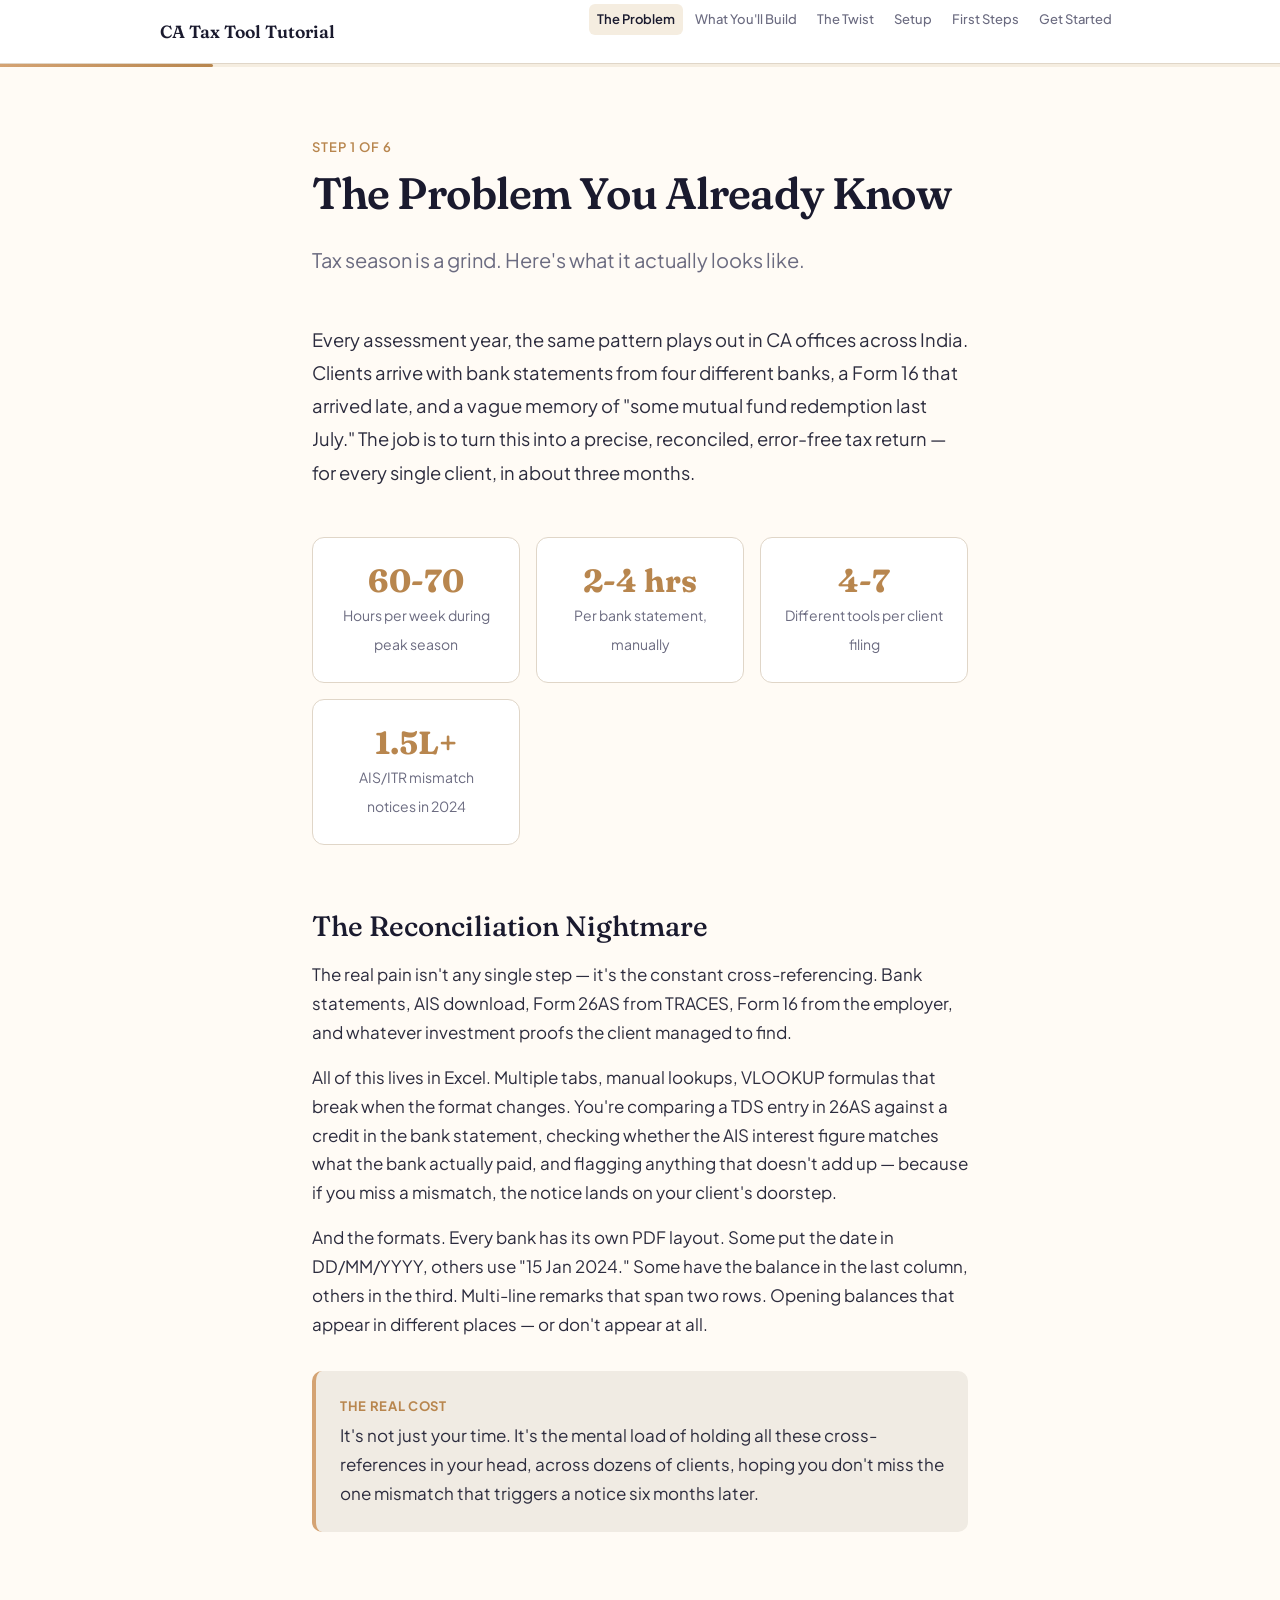
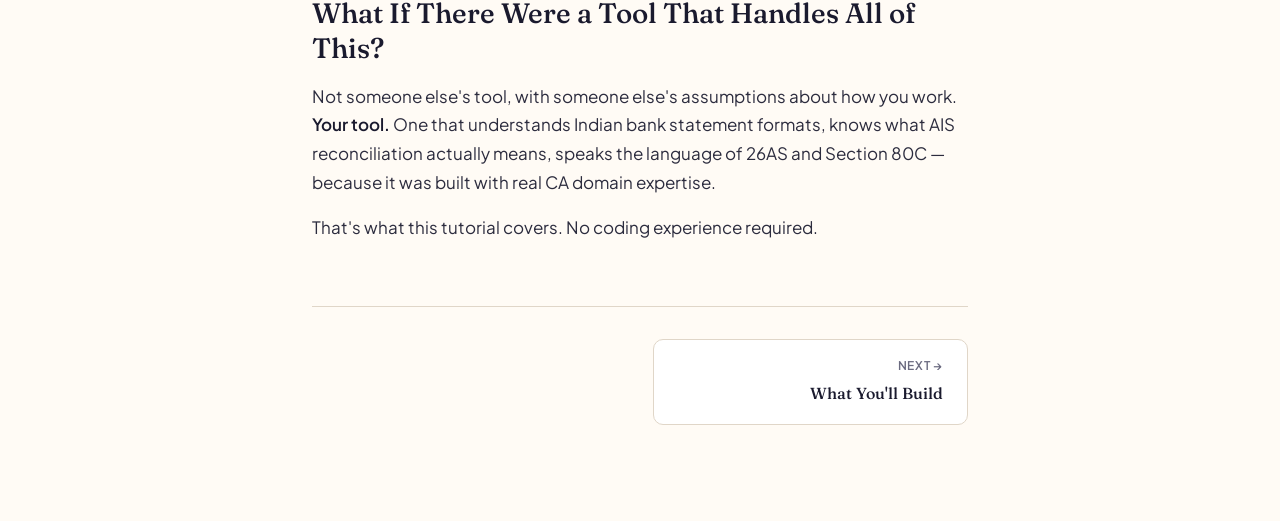
<file: tutorial/index.html>
<!DOCTYPE html>
<html lang="en">
<head>
  <meta charset="UTF-8">
  <meta name="viewport" content="width=device-width, initial-scale=1.0">
  <title>The Problem You Already Know — Build Your Own Tax Tool</title>
  <link rel="preconnect" href="https://fonts.googleapis.com">
  <link rel="preconnect" href="https://fonts.gstatic.com" crossorigin>
  <link href="https://fonts.googleapis.com/css2?family=Fraunces:ital,opsz,wght@0,9..144,300..900;1,9..144,300..900&family=Plus+Jakarta+Sans:wght@400;500;600;700&family=JetBrains+Mono:wght@400;500&display=swap" rel="stylesheet">
  <link rel="stylesheet" href="css/style.css">
</head>
<body>

  <nav class="site-nav">
    <div class="nav-inner">
      <a href="index.html" class="nav-brand">CA Tax Tool Tutorial</a>
      <ul class="nav-links">
        <li><a href="index.html">The Problem</a></li>
        <li><a href="what-this-unlocks.html">What You'll Build</a></li>
        <li><a href="you-dont-need-a-developer.html">The Twist</a></li>
        <li><a href="setup.html">Setup</a></li>
        <li><a href="first-steps.html">First Steps</a></li>
        <li><a href="get-started.html">Get Started</a></li>
      </ul>
    </div>
  </nav>
  <div class="progress-bar"><div class="progress-bar-fill" style="width: 16.66%"></div></div>

  <main class="page-content">

    <span class="page-label">Step 1 of 6</span>
    <h1>The Problem You Already Know</h1>
    <p class="page-subtitle">Tax season is a grind. Here's what it actually looks like.</p>

    <p class="lead">Every assessment year, the same pattern plays out in CA offices across India. Clients arrive with bank statements from four different banks, a Form 16 that arrived late, and a vague memory of "some mutual fund redemption last July." The job is to turn this into a precise, reconciled, error-free tax return — for every single client, in about three months.</p>

    <div class="stat-grid">
      <div class="stat-card">
        <span class="stat-number">60-70</span>
        <span class="stat-label">Hours per week during peak season</span>
      </div>
      <div class="stat-card">
        <span class="stat-number">2-4 hrs</span>
        <span class="stat-label">Per bank statement, manually</span>
      </div>
      <div class="stat-card">
        <span class="stat-number">4-7</span>
        <span class="stat-label">Different tools per client filing</span>
      </div>
      <div class="stat-card">
        <span class="stat-number">1.5L+</span>
        <span class="stat-label">AIS/ITR mismatch notices in 2024</span>
      </div>
    </div>

    <h2>The Reconciliation Nightmare</h2>

    <p>The real pain isn't any single step — it's the constant cross-referencing. Bank statements, AIS download, Form 26AS from TRACES, Form 16 from the employer, and whatever investment proofs the client managed to find.</p>

    <p>All of this lives in Excel. Multiple tabs, manual lookups, VLOOKUP formulas that break when the format changes. You're comparing a TDS entry in 26AS against a credit in the bank statement, checking whether the AIS interest figure matches what the bank actually paid, and flagging anything that doesn't add up — because if you miss a mismatch, the notice lands on your client's doorstep.</p>

    <p>And the formats. Every bank has its own PDF layout. Some put the date in DD/MM/YYYY, others use "15 Jan 2024." Some have the balance in the last column, others in the third. Multi-line remarks that span two rows. Opening balances that appear in different places — or don't appear at all.</p>

    <div class="callout callout-insight">
      <div class="callout-label">The real cost</div>
      <p>It's not just your time. It's the mental load of holding all these cross-references in your head, across dozens of clients, hoping you don't miss the one mismatch that triggers a notice six months later.</p>
    </div>

    <h2>What If There Were a Tool That Handles All of This?</h2>

    <p>Not someone else's tool, with someone else's assumptions about how you work. <strong>Your tool.</strong> One that understands Indian bank statement formats, knows what AIS reconciliation actually means, speaks the language of 26AS and Section 80C — because it was built with real CA domain expertise.</p>

    <p>That's what this tutorial covers. No coding experience required.</p>

    <!-- Page Navigation -->
    <nav class="page-nav">
      <div></div>
      <a href="what-this-unlocks.html" class="next">
        <span class="nav-direction">Next &rarr;</span>
        <span class="nav-title">What You'll Build</span>
      </a>
    </nav>

  </main>

  <script src="js/main.js"></script>
</body>
</html>
</file>
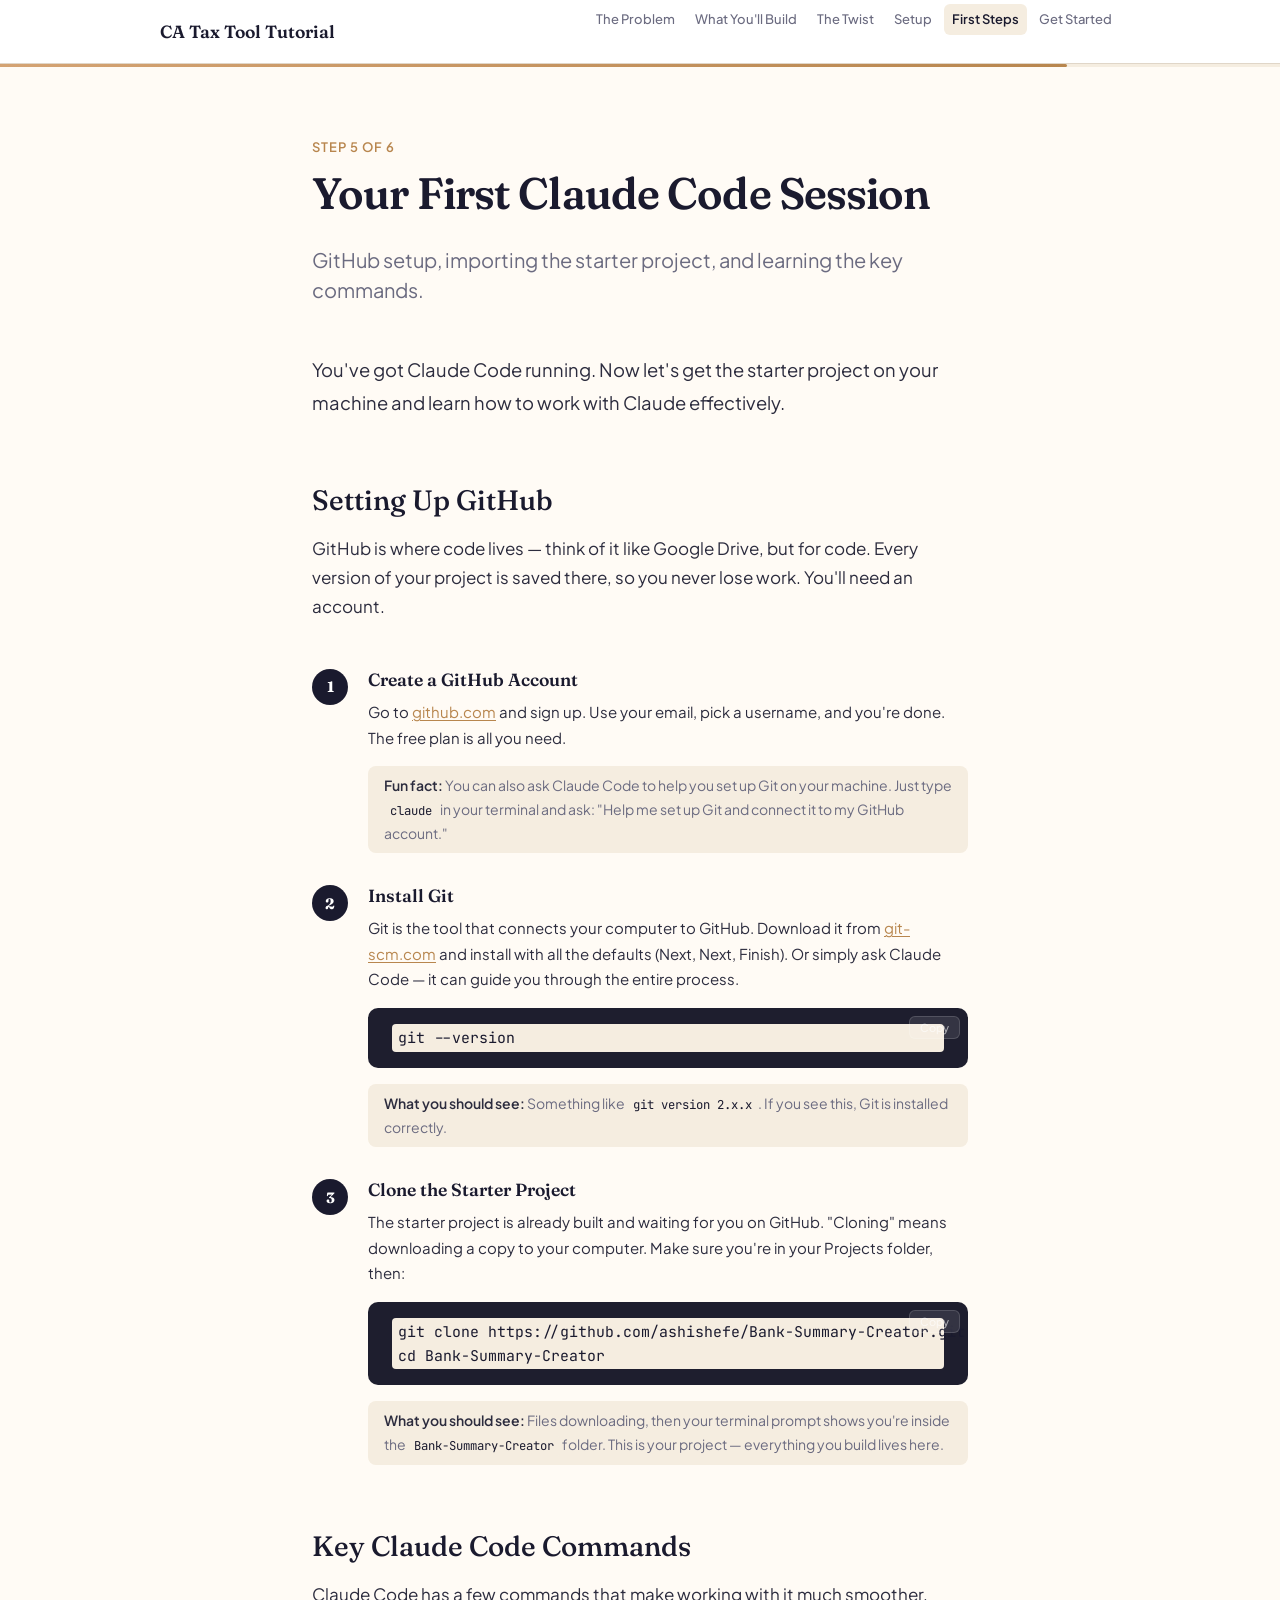
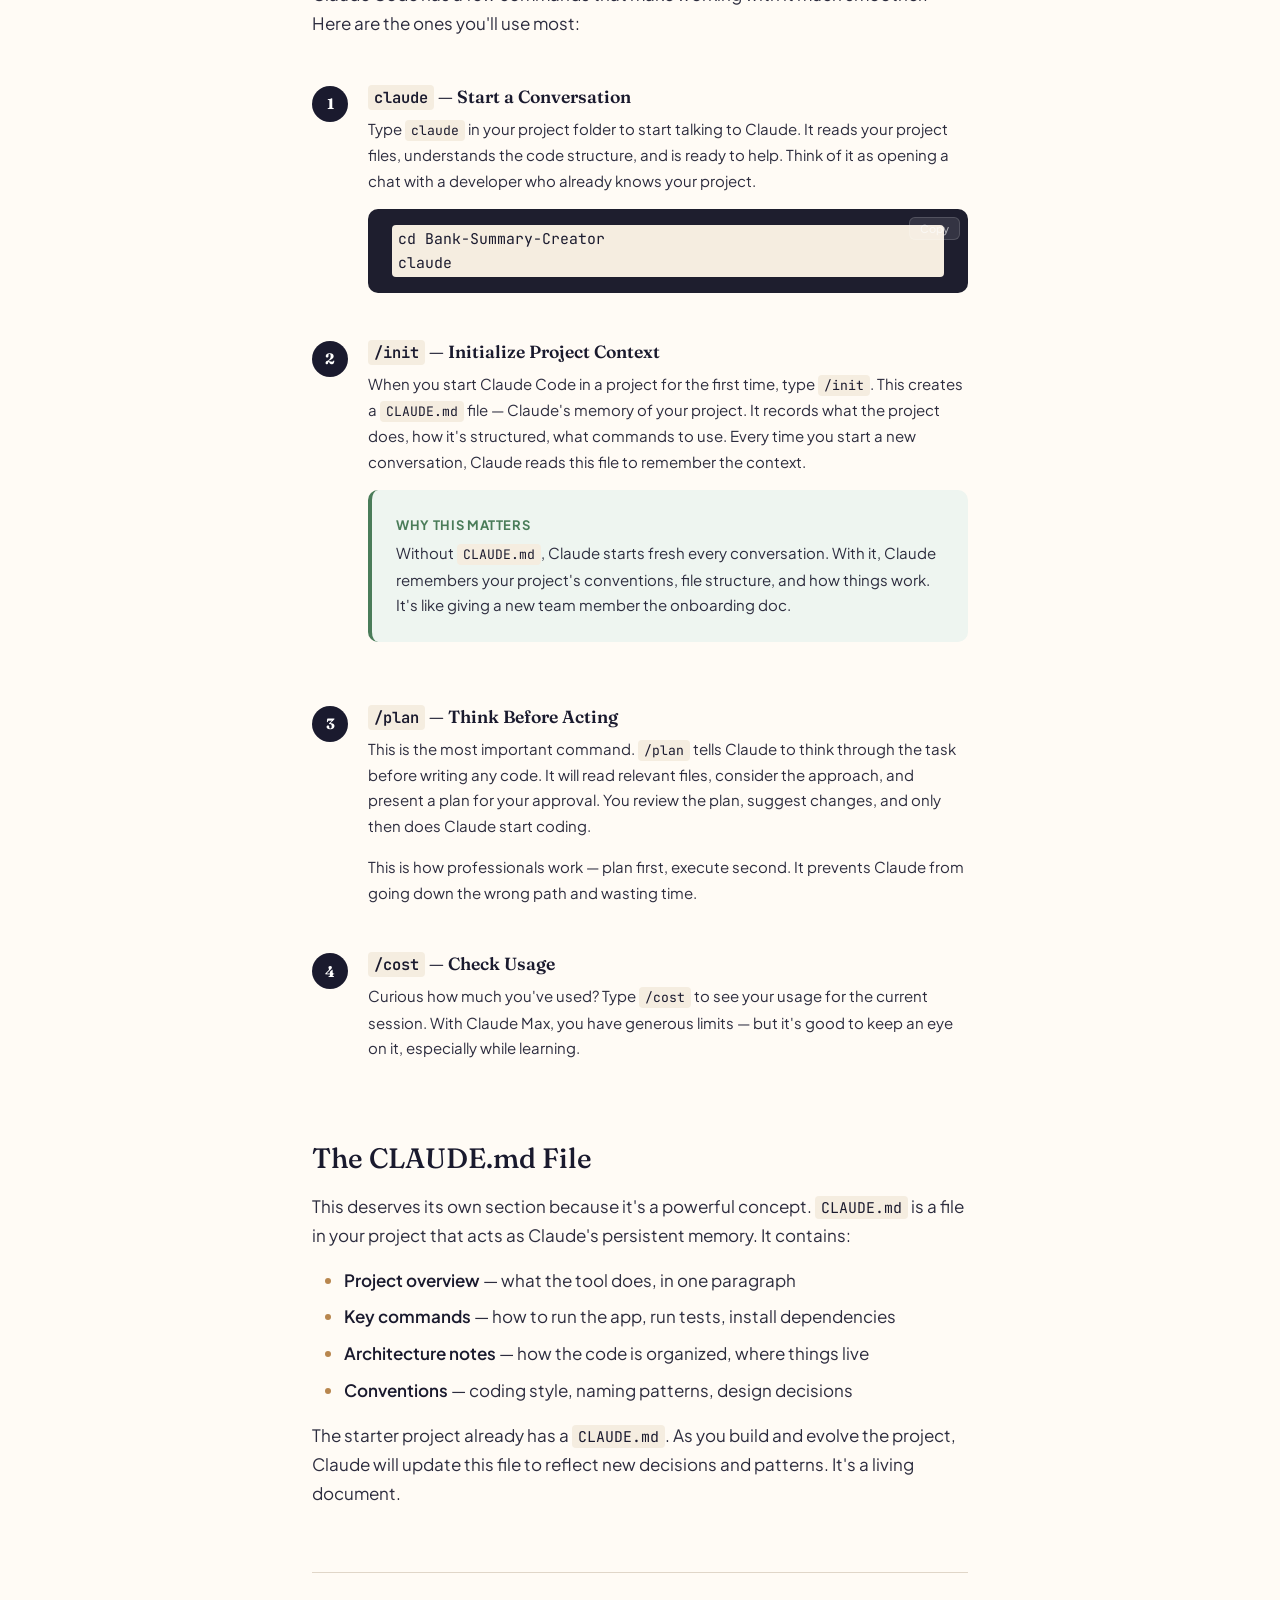
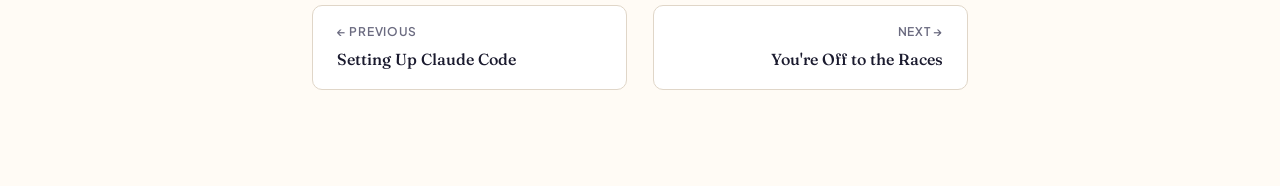
<file: tutorial/first-steps.html>
<!DOCTYPE html>
<html lang="en">
<head>
  <meta charset="UTF-8">
  <meta name="viewport" content="width=device-width, initial-scale=1.0">
  <title>Your First Claude Code Session — Build Your Own Tax Tool</title>
  <link rel="preconnect" href="https://fonts.googleapis.com">
  <link rel="preconnect" href="https://fonts.gstatic.com" crossorigin>
  <link href="https://fonts.googleapis.com/css2?family=Fraunces:ital,opsz,wght@0,9..144,300..900;1,9..144,300..900&family=Plus+Jakarta+Sans:wght@400;500;600;700&family=JetBrains+Mono:wght@400;500&display=swap" rel="stylesheet">
  <link rel="stylesheet" href="css/style.css">
</head>
<body>

  <nav class="site-nav">
    <div class="nav-inner">
      <a href="index.html" class="nav-brand">CA Tax Tool Tutorial</a>
      <ul class="nav-links">
        <li><a href="index.html">The Problem</a></li>
        <li><a href="what-this-unlocks.html">What You'll Build</a></li>
        <li><a href="you-dont-need-a-developer.html">The Twist</a></li>
        <li><a href="setup.html">Setup</a></li>
        <li><a href="first-steps.html">First Steps</a></li>
        <li><a href="get-started.html">Get Started</a></li>
      </ul>
    </div>
  </nav>
  <div class="progress-bar"><div class="progress-bar-fill" style="width: 83.33%"></div></div>

  <main class="page-content">

    <span class="page-label">Step 5 of 6</span>
    <h1>Your First Claude Code Session</h1>
    <p class="page-subtitle">GitHub setup, importing the starter project, and learning the key commands.</p>

    <p class="lead">You've got Claude Code running. Now let's get the starter project on your machine and learn how to work with Claude effectively.</p>

    <h2>Setting Up GitHub</h2>

    <p>GitHub is where code lives — think of it like Google Drive, but for code. Every version of your project is saved there, so you never lose work. You'll need an account.</p>

    <div class="step-list">

      <div class="step">
        <h3>Create a GitHub Account</h3>
        <p>Go to <a href="https://github.com" target="_blank" rel="noopener">github.com</a> and sign up. Use your email, pick a username, and you're done. The free plan is all you need.</p>
        <div class="step-note">
          <strong>Fun fact:</strong> You can also ask Claude Code to help you set up Git on your machine. Just type <code>claude</code> in your terminal and ask: "Help me set up Git and connect it to my GitHub account."
        </div>
      </div>

      <div class="step">
        <h3>Install Git</h3>
        <p>Git is the tool that connects your computer to GitHub. Download it from <a href="https://git-scm.com" target="_blank" rel="noopener">git-scm.com</a> and install with all the defaults (Next, Next, Finish). Or simply ask Claude Code — it can guide you through the entire process.</p>
        <div class="code-block"><code>git --version</code></div>
        <div class="step-note">
          <strong>What you should see:</strong> Something like <code>git version 2.x.x</code>. If you see this, Git is installed correctly.
        </div>
      </div>

      <div class="step">
        <h3>Clone the Starter Project</h3>
        <p>The starter project is already built and waiting for you on GitHub. "Cloning" means downloading a copy to your computer. Make sure you're in your Projects folder, then:</p>
        <div class="code-block"><code>git clone https://github.com/ashishefe/Bank-Summary-Creator.git
cd Bank-Summary-Creator</code></div>
        <div class="step-note">
          <strong>What you should see:</strong> Files downloading, then your terminal prompt shows you're inside the <code>Bank-Summary-Creator</code> folder. This is your project — everything you build lives here.
        </div>
      </div>

    </div>

    <h2>Key Claude Code Commands</h2>

    <p>Claude Code has a few commands that make working with it much smoother. Here are the ones you'll use most:</p>

    <div class="step-list">

      <div class="step">
        <h3><code>claude</code> — Start a Conversation</h3>
        <p>Type <code>claude</code> in your project folder to start talking to Claude. It reads your project files, understands the code structure, and is ready to help. Think of it as opening a chat with a developer who already knows your project.</p>
        <div class="code-block"><code>cd Bank-Summary-Creator
claude</code></div>
      </div>

      <div class="step">
        <h3><code>/init</code> — Initialize Project Context</h3>
        <p>When you start Claude Code in a project for the first time, type <code>/init</code>. This creates a <code>CLAUDE.md</code> file — Claude's memory of your project. It records what the project does, how it's structured, what commands to use. Every time you start a new conversation, Claude reads this file to remember the context.</p>
        <div class="callout callout-tip" style="margin-top: var(--space-sm)">
          <div class="callout-label">Why this matters</div>
          <p>Without <code>CLAUDE.md</code>, Claude starts fresh every conversation. With it, Claude remembers your project's conventions, file structure, and how things work. It's like giving a new team member the onboarding doc.</p>
        </div>
      </div>

      <div class="step">
        <h3><code>/plan</code> — Think Before Acting</h3>
        <p>This is the most important command. <code>/plan</code> tells Claude to think through the task before writing any code. It will read relevant files, consider the approach, and present a plan for your approval. You review the plan, suggest changes, and only then does Claude start coding.</p>
        <p>This is how professionals work — plan first, execute second. It prevents Claude from going down the wrong path and wasting time.</p>
      </div>

      <div class="step">
        <h3><code>/cost</code> — Check Usage</h3>
        <p>Curious how much you've used? Type <code>/cost</code> to see your usage for the current session. With Claude Max, you have generous limits — but it's good to keep an eye on it, especially while learning.</p>
      </div>

    </div>

    <h2>The CLAUDE.md File</h2>

    <p>This deserves its own section because it's a powerful concept. <code>CLAUDE.md</code> is a file in your project that acts as Claude's persistent memory. It contains:</p>

    <ul>
      <li><strong>Project overview</strong> — what the tool does, in one paragraph</li>
      <li><strong>Key commands</strong> — how to run the app, run tests, install dependencies</li>
      <li><strong>Architecture notes</strong> — how the code is organized, where things live</li>
      <li><strong>Conventions</strong> — coding style, naming patterns, design decisions</li>
    </ul>

    <p>The starter project already has a <code>CLAUDE.md</code>. As you build and evolve the project, Claude will update this file to reflect new decisions and patterns. It's a living document.</p>

    <!-- Page Navigation -->
    <nav class="page-nav">
      <a href="setup.html">
        <span class="nav-direction">&larr; Previous</span>
        <span class="nav-title">Setting Up Claude Code</span>
      </a>
      <a href="get-started.html" class="next">
        <span class="nav-direction">Next &rarr;</span>
        <span class="nav-title">You're Off to the Races</span>
      </a>
    </nav>

  </main>

  <script src="js/main.js"></script>
</body>
</html>
</file>
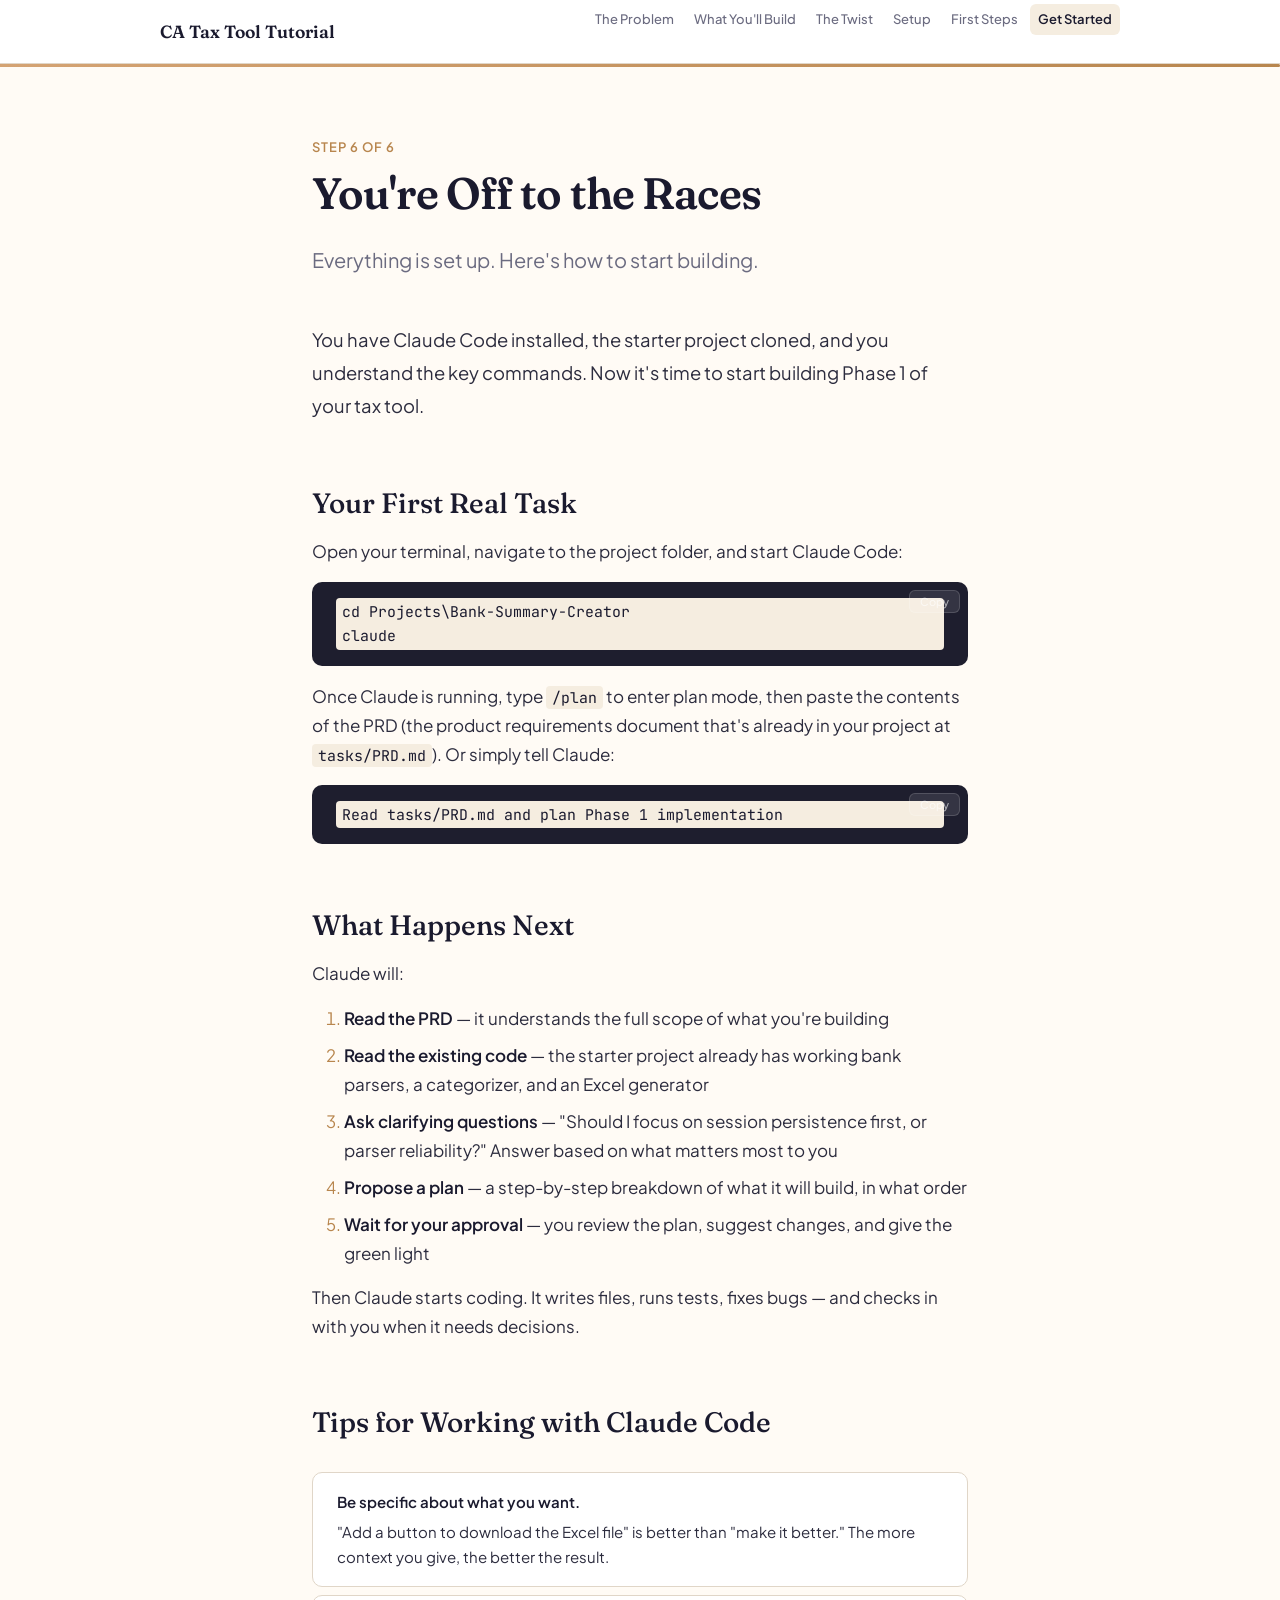
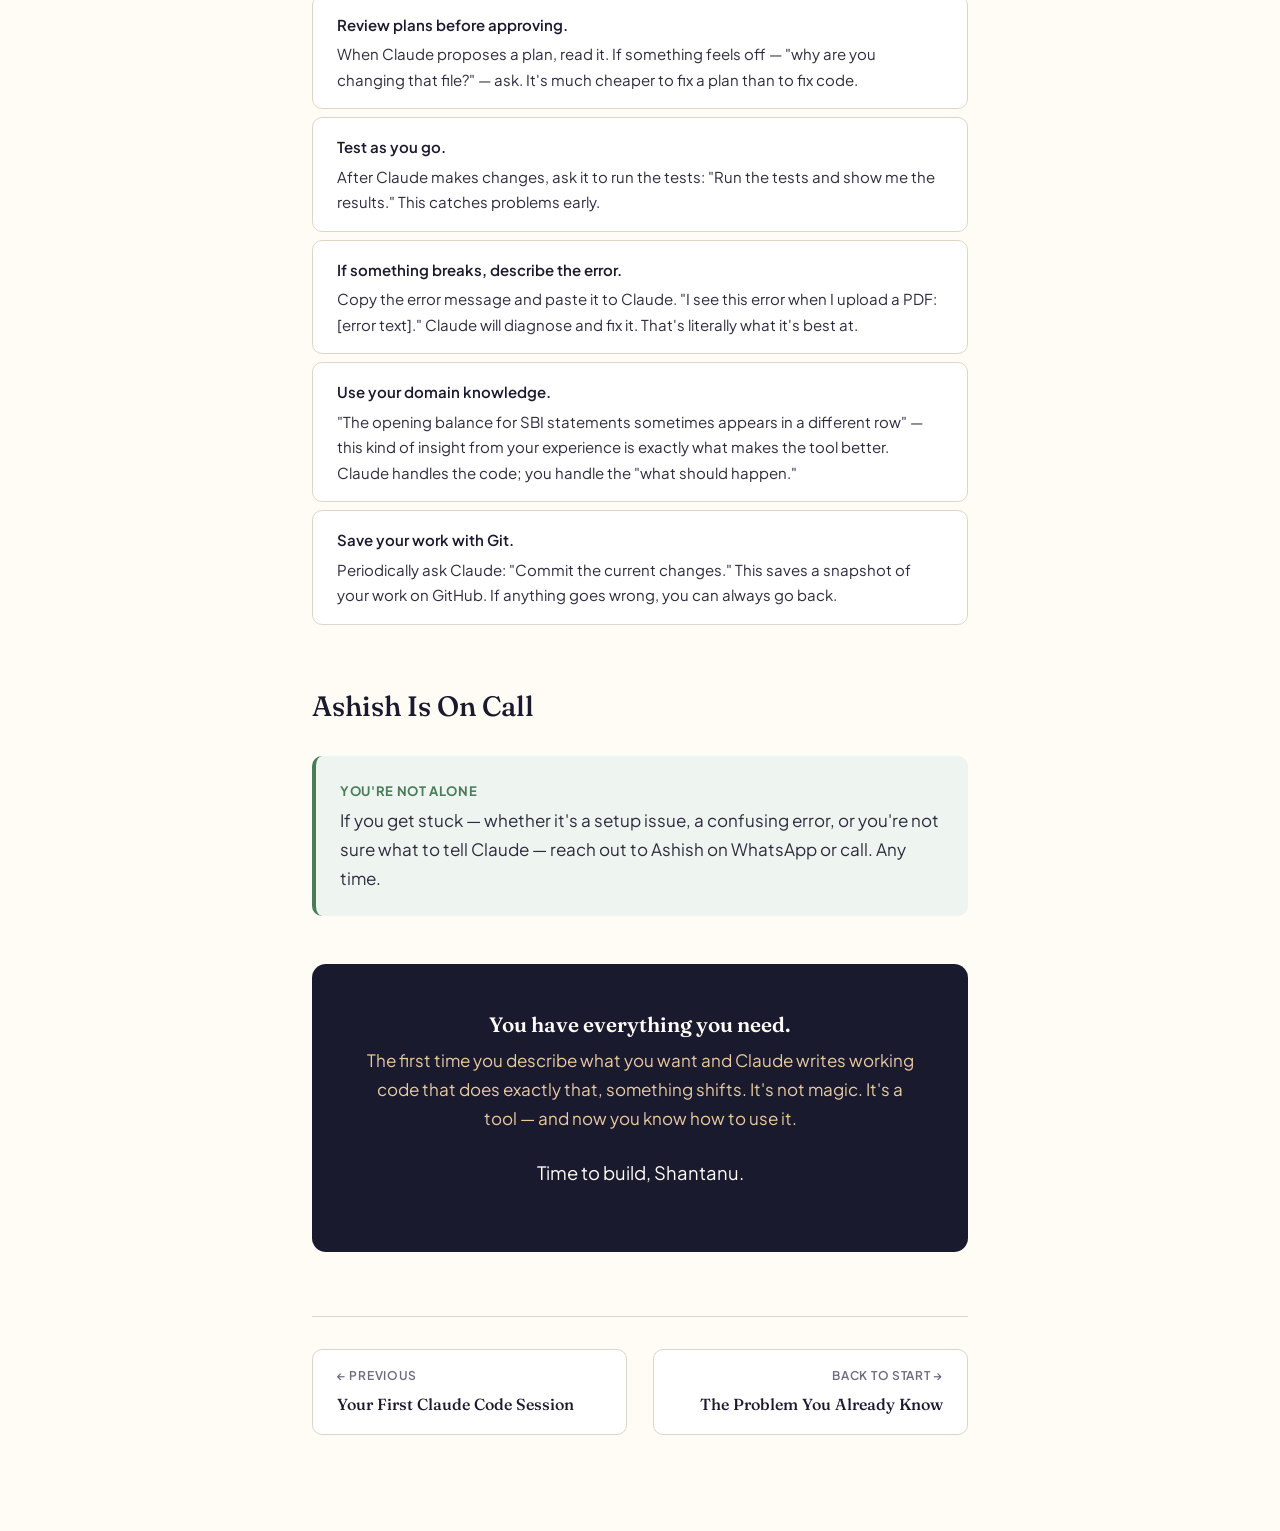
<file: tutorial/get-started.html>
<!DOCTYPE html>
<html lang="en">
<head>
  <meta charset="UTF-8">
  <meta name="viewport" content="width=device-width, initial-scale=1.0">
  <title>You're Off to the Races — Build Your Own Tax Tool</title>
  <link rel="preconnect" href="https://fonts.googleapis.com">
  <link rel="preconnect" href="https://fonts.gstatic.com" crossorigin>
  <link href="https://fonts.googleapis.com/css2?family=Fraunces:ital,opsz,wght@0,9..144,300..900;1,9..144,300..900&family=Plus+Jakarta+Sans:wght@400;500;600;700&family=JetBrains+Mono:wght@400;500&display=swap" rel="stylesheet">
  <link rel="stylesheet" href="css/style.css">
</head>
<body>

  <nav class="site-nav">
    <div class="nav-inner">
      <a href="index.html" class="nav-brand">CA Tax Tool Tutorial</a>
      <ul class="nav-links">
        <li><a href="index.html">The Problem</a></li>
        <li><a href="what-this-unlocks.html">What You'll Build</a></li>
        <li><a href="you-dont-need-a-developer.html">The Twist</a></li>
        <li><a href="setup.html">Setup</a></li>
        <li><a href="first-steps.html">First Steps</a></li>
        <li><a href="get-started.html">Get Started</a></li>
      </ul>
    </div>
  </nav>
  <div class="progress-bar"><div class="progress-bar-fill" style="width: 100%"></div></div>

  <main class="page-content">

    <span class="page-label">Step 6 of 6</span>
    <h1>You're Off to the Races</h1>
    <p class="page-subtitle">Everything is set up. Here's how to start building.</p>

    <p class="lead">You have Claude Code installed, the starter project cloned, and you understand the key commands. Now it's time to start building Phase 1 of your tax tool.</p>

    <h2>Your First Real Task</h2>

    <p>Open your terminal, navigate to the project folder, and start Claude Code:</p>

    <div class="code-block"><code>cd Projects\Bank-Summary-Creator
claude</code></div>

    <p>Once Claude is running, type <code>/plan</code> to enter plan mode, then paste the contents of the PRD (the product requirements document that's already in your project at <code>tasks/PRD.md</code>). Or simply tell Claude:</p>

    <div class="code-block"><code>Read tasks/PRD.md and plan Phase 1 implementation</code></div>

    <h2>What Happens Next</h2>

    <p>Claude will:</p>
    <ol>
      <li><strong>Read the PRD</strong> — it understands the full scope of what you're building</li>
      <li><strong>Read the existing code</strong> — the starter project already has working bank parsers, a categorizer, and an Excel generator</li>
      <li><strong>Ask clarifying questions</strong> — "Should I focus on session persistence first, or parser reliability?" Answer based on what matters most to you</li>
      <li><strong>Propose a plan</strong> — a step-by-step breakdown of what it will build, in what order</li>
      <li><strong>Wait for your approval</strong> — you review the plan, suggest changes, and give the green light</li>
    </ol>

    <p>Then Claude starts coding. It writes files, runs tests, fixes bugs — and checks in with you when it needs decisions.</p>

    <h2>Tips for Working with Claude Code</h2>

    <ul class="tips-list">
      <li>
        <strong>Be specific about what you want.</strong>
        "Add a button to download the Excel file" is better than "make it better." The more context you give, the better the result.
      </li>
      <li>
        <strong>Review plans before approving.</strong>
        When Claude proposes a plan, read it. If something feels off — "why are you changing that file?" — ask. It's much cheaper to fix a plan than to fix code.
      </li>
      <li>
        <strong>Test as you go.</strong>
        After Claude makes changes, ask it to run the tests: "Run the tests and show me the results." This catches problems early.
      </li>
      <li>
        <strong>If something breaks, describe the error.</strong>
        Copy the error message and paste it to Claude. "I see this error when I upload a PDF: [error text]." Claude will diagnose and fix it. That's literally what it's best at.
      </li>
      <li>
        <strong>Use your domain knowledge.</strong>
        "The opening balance for SBI statements sometimes appears in a different row" — this kind of insight from your experience is exactly what makes the tool better. Claude handles the code; you handle the "what should happen."
      </li>
      <li>
        <strong>Save your work with Git.</strong>
        Periodically ask Claude: "Commit the current changes." This saves a snapshot of your work on GitHub. If anything goes wrong, you can always go back.
      </li>
    </ul>

    <h2>Ashish Is On Call</h2>

    <div class="callout callout-tip">
      <div class="callout-label">You're not alone</div>
      <p>If you get stuck — whether it's a setup issue, a confusing error, or you're not sure what to tell Claude — reach out to Ashish on WhatsApp or call. Any time.</p>
    </div>

    <div class="cta-box">
      <h3>You have everything you need.</h3>
      <p>The first time you describe what you want and Claude writes working code that does exactly that, something shifts. It's not magic. It's a tool — and now you know how to use it.</p>
      <p style="color: var(--color-cream); font-size: 1.15rem; margin-top: var(--space-lg);">Time to build, Shantanu.</p>
    </div>

    <!-- Page Navigation -->
    <nav class="page-nav">
      <a href="first-steps.html">
        <span class="nav-direction">&larr; Previous</span>
        <span class="nav-title">Your First Claude Code Session</span>
      </a>
      <a href="index.html" class="next">
        <span class="nav-direction">Back to start &rarr;</span>
        <span class="nav-title">The Problem You Already Know</span>
      </a>
    </nav>

  </main>

  <script src="js/main.js"></script>
</body>
</html>
</file>
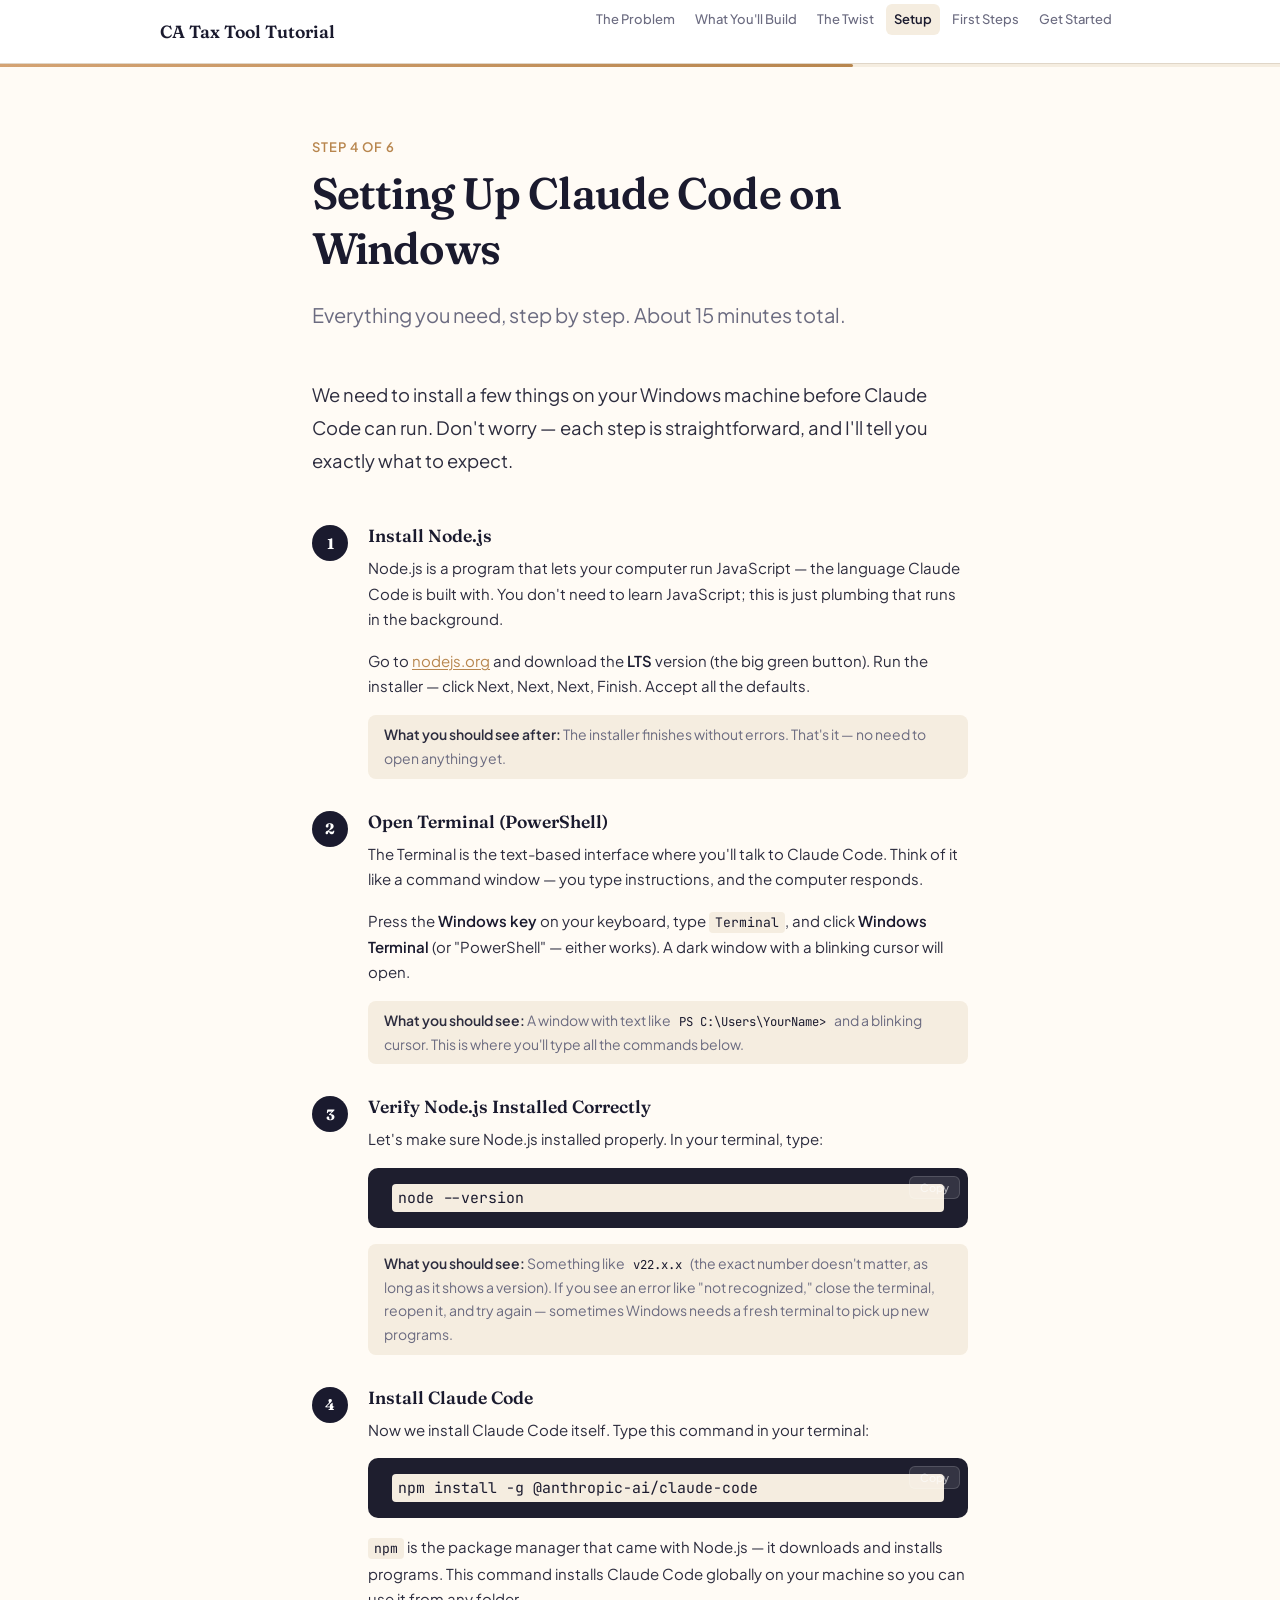
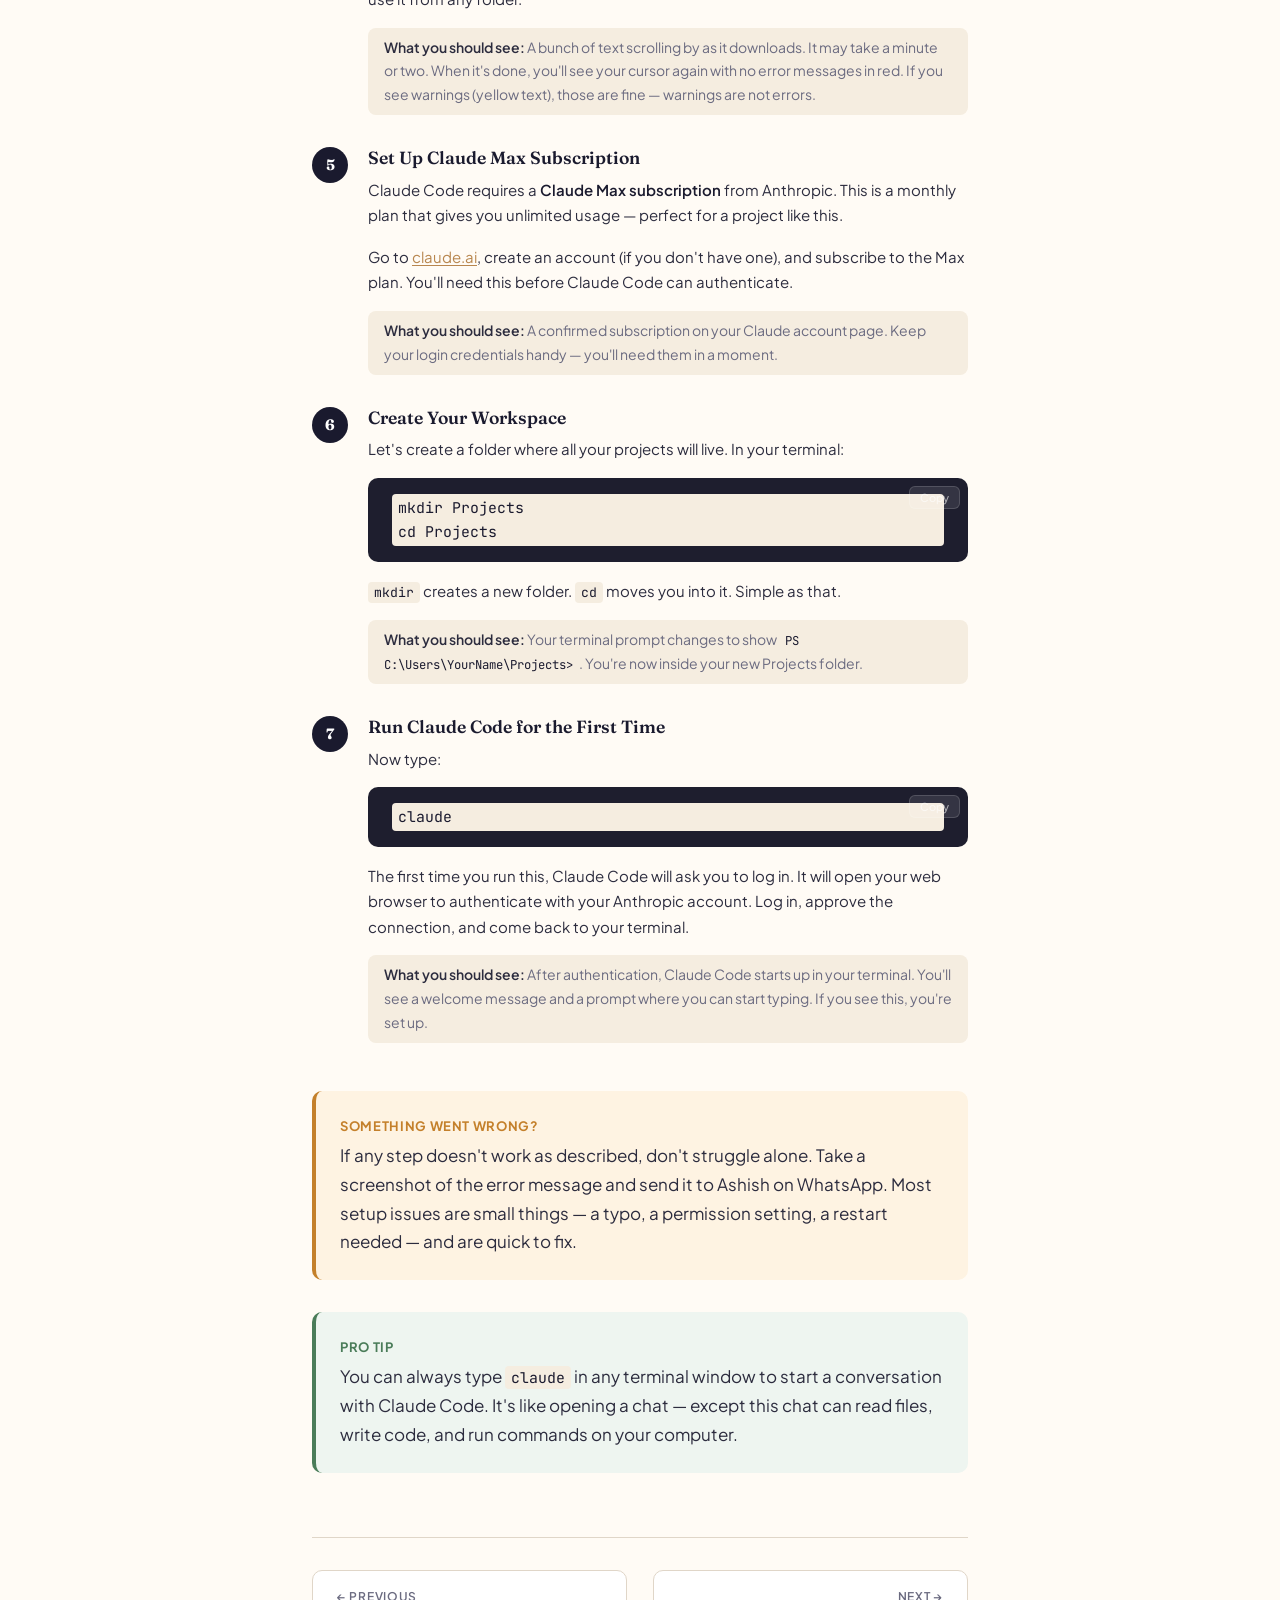
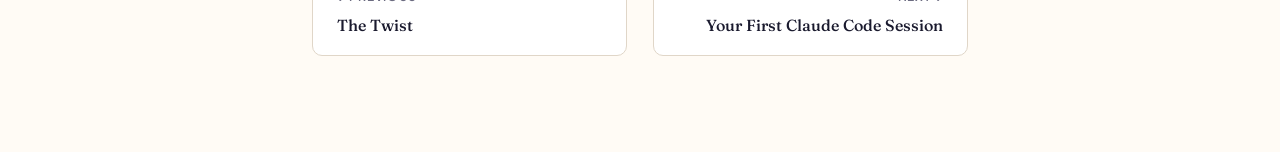
<file: tutorial/setup.html>
<!DOCTYPE html>
<html lang="en">
<head>
  <meta charset="UTF-8">
  <meta name="viewport" content="width=device-width, initial-scale=1.0">
  <title>Setting Up Claude Code on Windows — Build Your Own Tax Tool</title>
  <link rel="preconnect" href="https://fonts.googleapis.com">
  <link rel="preconnect" href="https://fonts.gstatic.com" crossorigin>
  <link href="https://fonts.googleapis.com/css2?family=Fraunces:ital,opsz,wght@0,9..144,300..900;1,9..144,300..900&family=Plus+Jakarta+Sans:wght@400;500;600;700&family=JetBrains+Mono:wght@400;500&display=swap" rel="stylesheet">
  <link rel="stylesheet" href="css/style.css">
</head>
<body>

  <nav class="site-nav">
    <div class="nav-inner">
      <a href="index.html" class="nav-brand">CA Tax Tool Tutorial</a>
      <ul class="nav-links">
        <li><a href="index.html">The Problem</a></li>
        <li><a href="what-this-unlocks.html">What You'll Build</a></li>
        <li><a href="you-dont-need-a-developer.html">The Twist</a></li>
        <li><a href="setup.html">Setup</a></li>
        <li><a href="first-steps.html">First Steps</a></li>
        <li><a href="get-started.html">Get Started</a></li>
      </ul>
    </div>
  </nav>
  <div class="progress-bar"><div class="progress-bar-fill" style="width: 66.66%"></div></div>

  <main class="page-content">

    <span class="page-label">Step 4 of 6</span>
    <h1>Setting Up Claude Code on Windows</h1>
    <p class="page-subtitle">Everything you need, step by step. About 15 minutes total.</p>

    <p class="lead">We need to install a few things on your Windows machine before Claude Code can run. Don't worry — each step is straightforward, and I'll tell you exactly what to expect.</p>

    <div class="step-list">

      <!-- Step 1 -->
      <div class="step">
        <h3>Install Node.js</h3>
        <p>Node.js is a program that lets your computer run JavaScript — the language Claude Code is built with. You don't need to learn JavaScript; this is just plumbing that runs in the background.</p>
        <p>Go to <a href="https://nodejs.org" target="_blank" rel="noopener">nodejs.org</a> and download the <strong>LTS</strong> version (the big green button). Run the installer — click Next, Next, Next, Finish. Accept all the defaults.</p>
        <div class="step-note">
          <strong>What you should see after:</strong> The installer finishes without errors. That's it — no need to open anything yet.
        </div>
      </div>

      <!-- Step 2 -->
      <div class="step">
        <h3>Open Terminal (PowerShell)</h3>
        <p>The Terminal is the text-based interface where you'll talk to Claude Code. Think of it like a command window — you type instructions, and the computer responds.</p>
        <p>Press the <strong>Windows key</strong> on your keyboard, type <code>Terminal</code>, and click <strong>Windows Terminal</strong> (or "PowerShell" — either works). A dark window with a blinking cursor will open.</p>
        <div class="step-note">
          <strong>What you should see:</strong> A window with text like <code>PS C:\Users\YourName&gt;</code> and a blinking cursor. This is where you'll type all the commands below.
        </div>
      </div>

      <!-- Step 3 -->
      <div class="step">
        <h3>Verify Node.js Installed Correctly</h3>
        <p>Let's make sure Node.js installed properly. In your terminal, type:</p>
        <div class="code-block"><code>node --version</code></div>
        <div class="step-note">
          <strong>What you should see:</strong> Something like <code>v22.x.x</code> (the exact number doesn't matter, as long as it shows a version). If you see an error like "not recognized," close the terminal, reopen it, and try again — sometimes Windows needs a fresh terminal to pick up new programs.
        </div>
      </div>

      <!-- Step 4 -->
      <div class="step">
        <h3>Install Claude Code</h3>
        <p>Now we install Claude Code itself. Type this command in your terminal:</p>
        <div class="code-block"><code>npm install -g @anthropic-ai/claude-code</code></div>
        <p><code>npm</code> is the package manager that came with Node.js — it downloads and installs programs. This command installs Claude Code globally on your machine so you can use it from any folder.</p>
        <div class="step-note">
          <strong>What you should see:</strong> A bunch of text scrolling by as it downloads. It may take a minute or two. When it's done, you'll see your cursor again with no error messages in red. If you see warnings (yellow text), those are fine — warnings are not errors.
        </div>
      </div>

      <!-- Step 5 -->
      <div class="step">
        <h3>Set Up Claude Max Subscription</h3>
        <p>Claude Code requires a <strong>Claude Max subscription</strong> from Anthropic. This is a monthly plan that gives you unlimited usage — perfect for a project like this.</p>
        <p>Go to <a href="https://claude.ai" target="_blank" rel="noopener">claude.ai</a>, create an account (if you don't have one), and subscribe to the Max plan. You'll need this before Claude Code can authenticate.</p>
        <div class="step-note">
          <strong>What you should see:</strong> A confirmed subscription on your Claude account page. Keep your login credentials handy — you'll need them in a moment.
        </div>
      </div>

      <!-- Step 6 -->
      <div class="step">
        <h3>Create Your Workspace</h3>
        <p>Let's create a folder where all your projects will live. In your terminal:</p>
        <div class="code-block"><code>mkdir Projects
cd Projects</code></div>
        <p><code>mkdir</code> creates a new folder. <code>cd</code> moves you into it. Simple as that.</p>
        <div class="step-note">
          <strong>What you should see:</strong> Your terminal prompt changes to show <code>PS C:\Users\YourName\Projects&gt;</code>. You're now inside your new Projects folder.
        </div>
      </div>

      <!-- Step 7 -->
      <div class="step">
        <h3>Run Claude Code for the First Time</h3>
        <p>Now type:</p>
        <div class="code-block"><code>claude</code></div>
        <p>The first time you run this, Claude Code will ask you to log in. It will open your web browser to authenticate with your Anthropic account. Log in, approve the connection, and come back to your terminal.</p>
        <div class="step-note">
          <strong>What you should see:</strong> After authentication, Claude Code starts up in your terminal. You'll see a welcome message and a prompt where you can start typing. If you see this, you're set up.
        </div>
      </div>

    </div>

    <div class="callout callout-warning">
      <div class="callout-label">Something went wrong?</div>
      <p>If any step doesn't work as described, don't struggle alone. Take a screenshot of the error message and send it to Ashish on WhatsApp. Most setup issues are small things — a typo, a permission setting, a restart needed — and are quick to fix.</p>
    </div>

    <div class="callout callout-tip">
      <div class="callout-label">Pro tip</div>
      <p>You can always type <code>claude</code> in any terminal window to start a conversation with Claude Code. It's like opening a chat — except this chat can read files, write code, and run commands on your computer.</p>
    </div>

    <!-- Page Navigation -->
    <nav class="page-nav">
      <a href="you-dont-need-a-developer.html">
        <span class="nav-direction">&larr; Previous</span>
        <span class="nav-title">The Twist</span>
      </a>
      <a href="first-steps.html" class="next">
        <span class="nav-direction">Next &rarr;</span>
        <span class="nav-title">Your First Claude Code Session</span>
      </a>
    </nav>

  </main>

  <script src="js/main.js"></script>
</body>
</html>
</file>
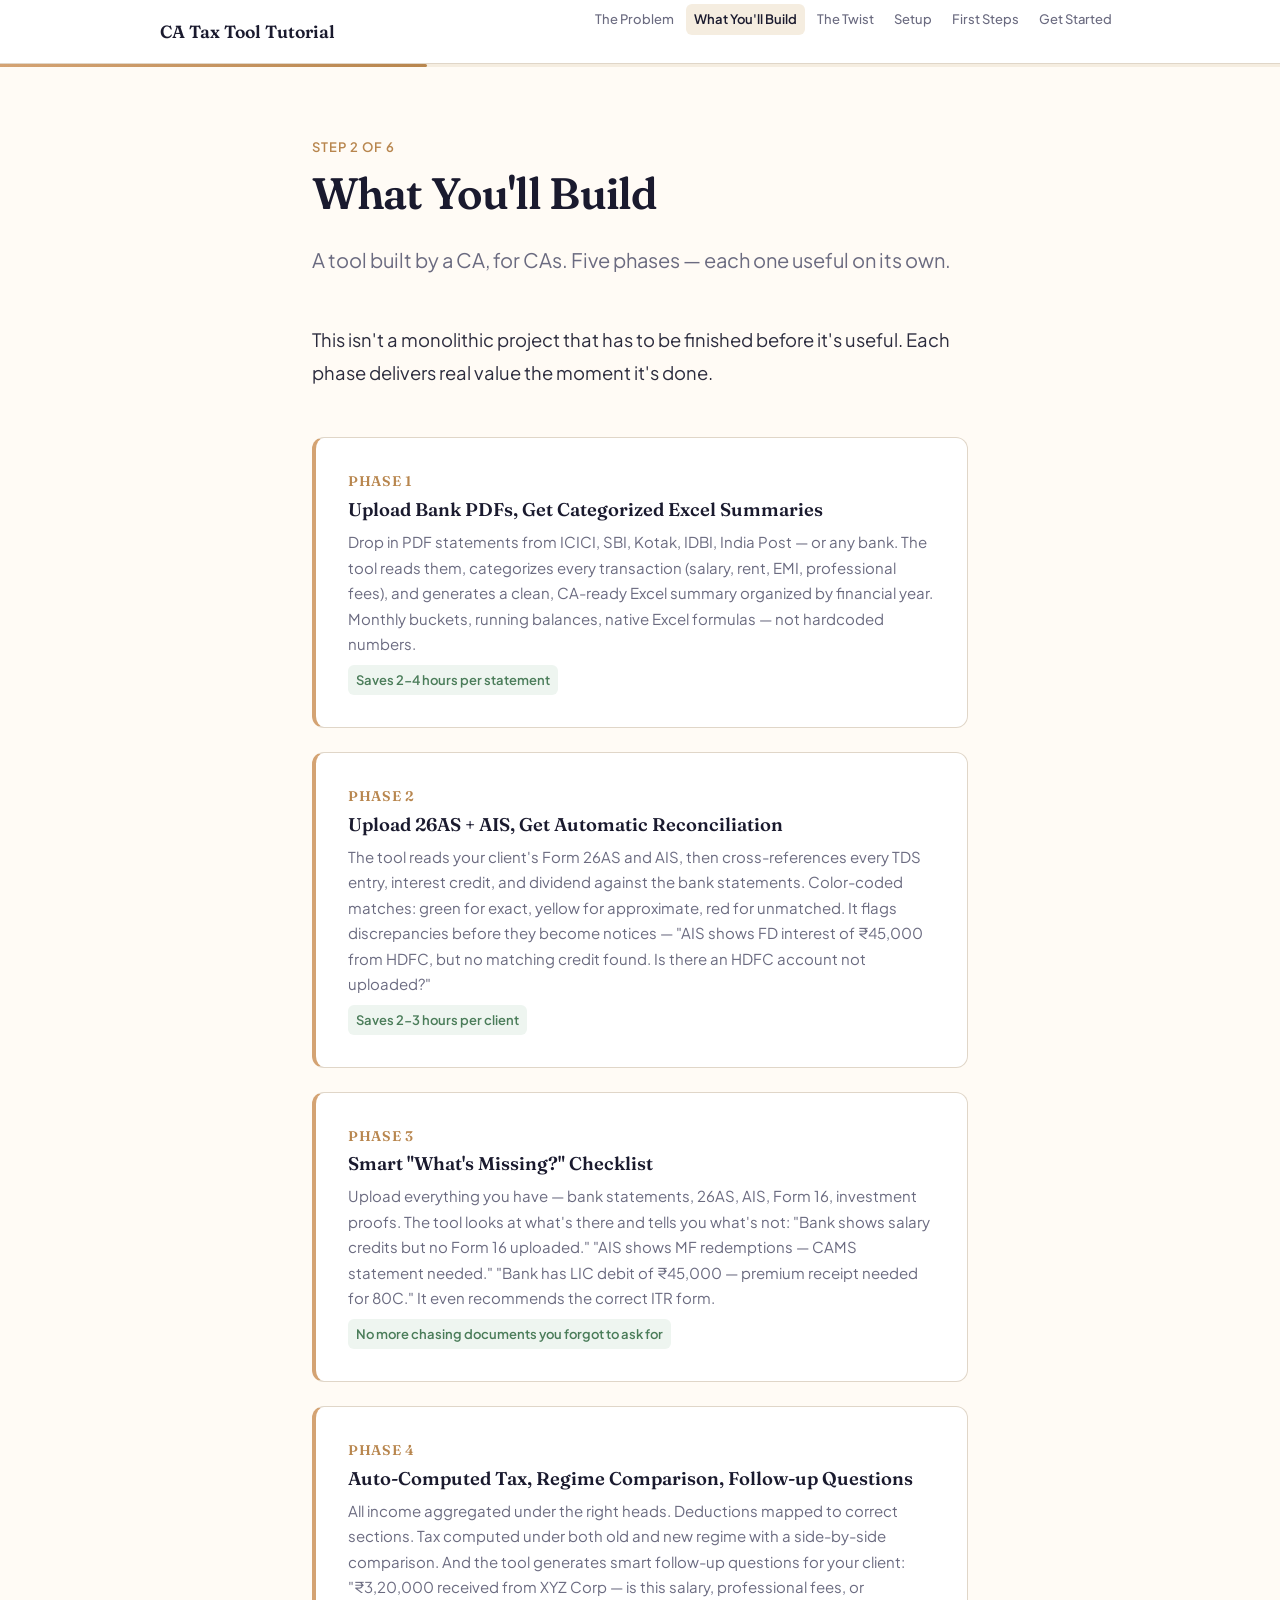
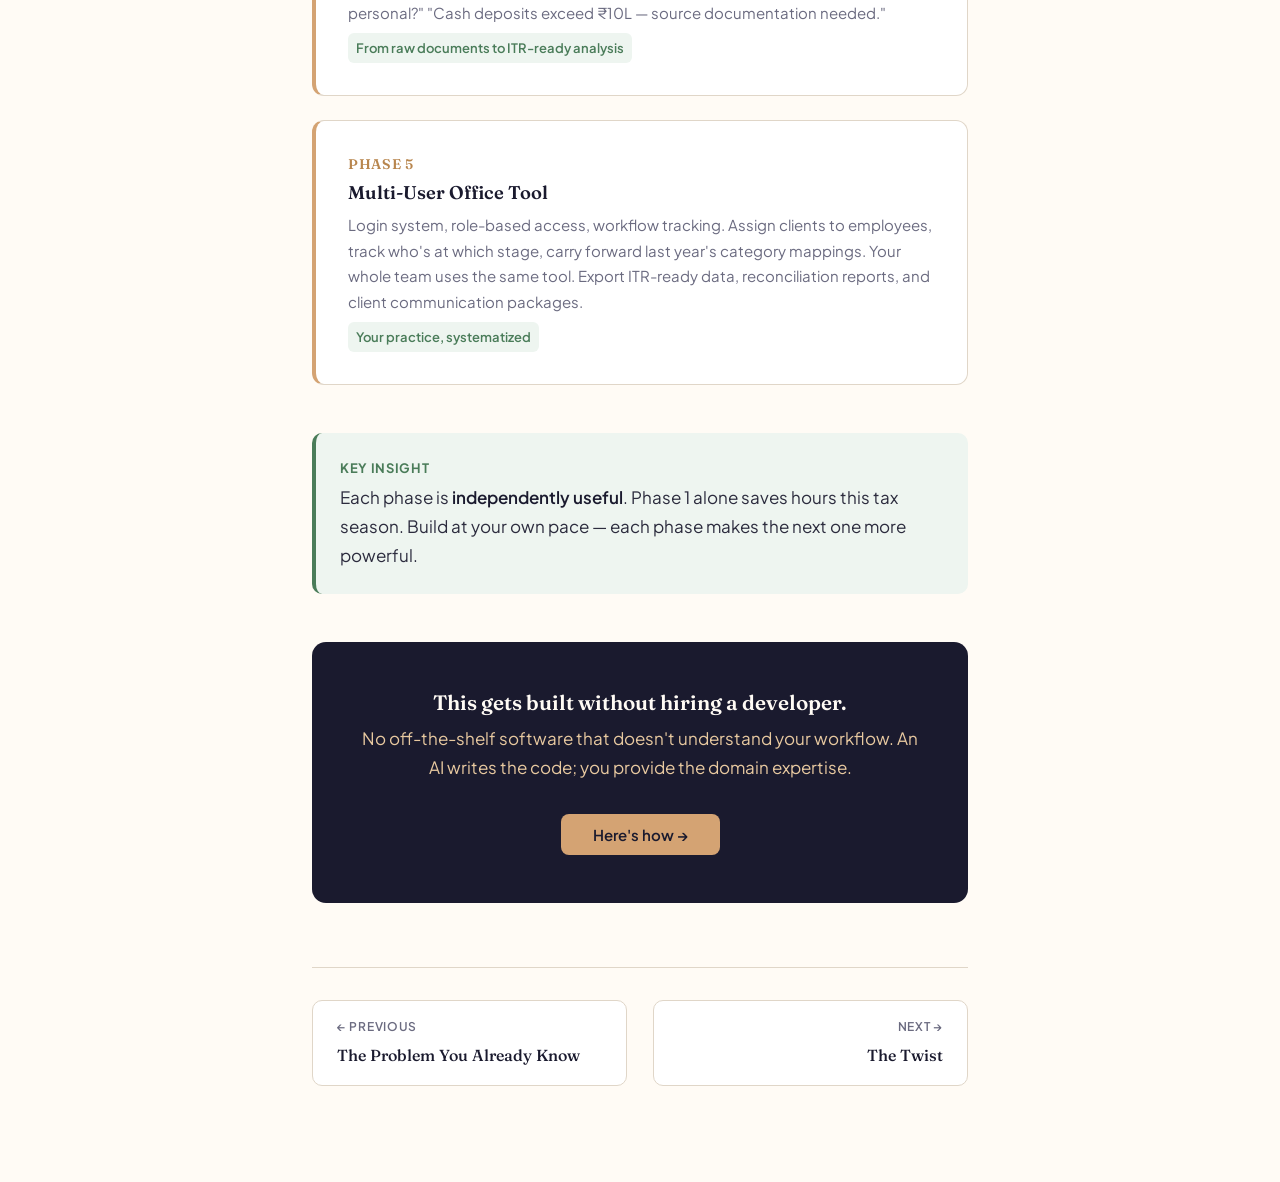
<file: tutorial/what-this-unlocks.html>
<!DOCTYPE html>
<html lang="en">
<head>
  <meta charset="UTF-8">
  <meta name="viewport" content="width=device-width, initial-scale=1.0">
  <title>What You'll Build — Build Your Own Tax Tool</title>
  <link rel="preconnect" href="https://fonts.googleapis.com">
  <link rel="preconnect" href="https://fonts.gstatic.com" crossorigin>
  <link href="https://fonts.googleapis.com/css2?family=Fraunces:ital,opsz,wght@0,9..144,300..900;1,9..144,300..900&family=Plus+Jakarta+Sans:wght@400;500;600;700&family=JetBrains+Mono:wght@400;500&display=swap" rel="stylesheet">
  <link rel="stylesheet" href="css/style.css">
</head>
<body>

  <nav class="site-nav">
    <div class="nav-inner">
      <a href="index.html" class="nav-brand">CA Tax Tool Tutorial</a>
      <ul class="nav-links">
        <li><a href="index.html">The Problem</a></li>
        <li><a href="what-this-unlocks.html">What You'll Build</a></li>
        <li><a href="you-dont-need-a-developer.html">The Twist</a></li>
        <li><a href="setup.html">Setup</a></li>
        <li><a href="first-steps.html">First Steps</a></li>
        <li><a href="get-started.html">Get Started</a></li>
      </ul>
    </div>
  </nav>
  <div class="progress-bar"><div class="progress-bar-fill" style="width: 33.33%"></div></div>

  <main class="page-content">

    <span class="page-label">Step 2 of 6</span>
    <h1>What You'll Build</h1>
    <p class="page-subtitle">A tool built by a CA, for CAs. Five phases — each one useful on its own.</p>

    <p class="lead">This isn't a monolithic project that has to be finished before it's useful. Each phase delivers real value the moment it's done.</p>

    <div class="phase-list">

      <div class="phase-card">
        <div class="phase-number">Phase 1</div>
        <h3>Upload Bank PDFs, Get Categorized Excel Summaries</h3>
        <p>Drop in PDF statements from ICICI, SBI, Kotak, IDBI, India Post — or any bank. The tool reads them, categorizes every transaction (salary, rent, EMI, professional fees), and generates a clean, CA-ready Excel summary organized by financial year. Monthly buckets, running balances, native Excel formulas — not hardcoded numbers.</p>
        <span class="phase-value">Saves 2-4 hours per statement</span>
      </div>

      <div class="phase-card">
        <div class="phase-number">Phase 2</div>
        <h3>Upload 26AS + AIS, Get Automatic Reconciliation</h3>
        <p>The tool reads your client's Form 26AS and AIS, then cross-references every TDS entry, interest credit, and dividend against the bank statements. Color-coded matches: green for exact, yellow for approximate, red for unmatched. It flags discrepancies before they become notices — "AIS shows FD interest of &#8377;45,000 from HDFC, but no matching credit found. Is there an HDFC account not uploaded?"</p>
        <span class="phase-value">Saves 2-3 hours per client</span>
      </div>

      <div class="phase-card">
        <div class="phase-number">Phase 3</div>
        <h3>Smart "What's Missing?" Checklist</h3>
        <p>Upload everything you have — bank statements, 26AS, AIS, Form 16, investment proofs. The tool looks at what's there and tells you what's not: "Bank shows salary credits but no Form 16 uploaded." "AIS shows MF redemptions — CAMS statement needed." "Bank has LIC debit of &#8377;45,000 — premium receipt needed for 80C." It even recommends the correct ITR form.</p>
        <span class="phase-value">No more chasing documents you forgot to ask for</span>
      </div>

      <div class="phase-card">
        <div class="phase-number">Phase 4</div>
        <h3>Auto-Computed Tax, Regime Comparison, Follow-up Questions</h3>
        <p>All income aggregated under the right heads. Deductions mapped to correct sections. Tax computed under both old and new regime with a side-by-side comparison. And the tool generates smart follow-up questions for your client: "&#8377;3,20,000 received from XYZ Corp — is this salary, professional fees, or personal?" "Cash deposits exceed &#8377;10L — source documentation needed."</p>
        <span class="phase-value">From raw documents to ITR-ready analysis</span>
      </div>

      <div class="phase-card">
        <div class="phase-number">Phase 5</div>
        <h3>Multi-User Office Tool</h3>
        <p>Login system, role-based access, workflow tracking. Assign clients to employees, track who's at which stage, carry forward last year's category mappings. Your whole team uses the same tool. Export ITR-ready data, reconciliation reports, and client communication packages.</p>
        <span class="phase-value">Your practice, systematized</span>
      </div>

    </div>

    <div class="callout callout-tip">
      <div class="callout-label">Key insight</div>
      <p>Each phase is <strong>independently useful</strong>. Phase 1 alone saves hours this tax season. Build at your own pace — each phase makes the next one more powerful.</p>
    </div>

    <div class="cta-box">
      <h3>This gets built without hiring a developer.</h3>
      <p>No off-the-shelf software that doesn't understand your workflow. An AI writes the code; you provide the domain expertise.</p>
      <a href="you-dont-need-a-developer.html" class="cta-link">Here's how &rarr;</a>
    </div>

    <!-- Page Navigation -->
    <nav class="page-nav">
      <a href="index.html">
        <span class="nav-direction">&larr; Previous</span>
        <span class="nav-title">The Problem You Already Know</span>
      </a>
      <a href="you-dont-need-a-developer.html" class="next">
        <span class="nav-direction">Next &rarr;</span>
        <span class="nav-title">The Twist</span>
      </a>
    </nav>

  </main>

  <script src="js/main.js"></script>
</body>
</html>
</file>
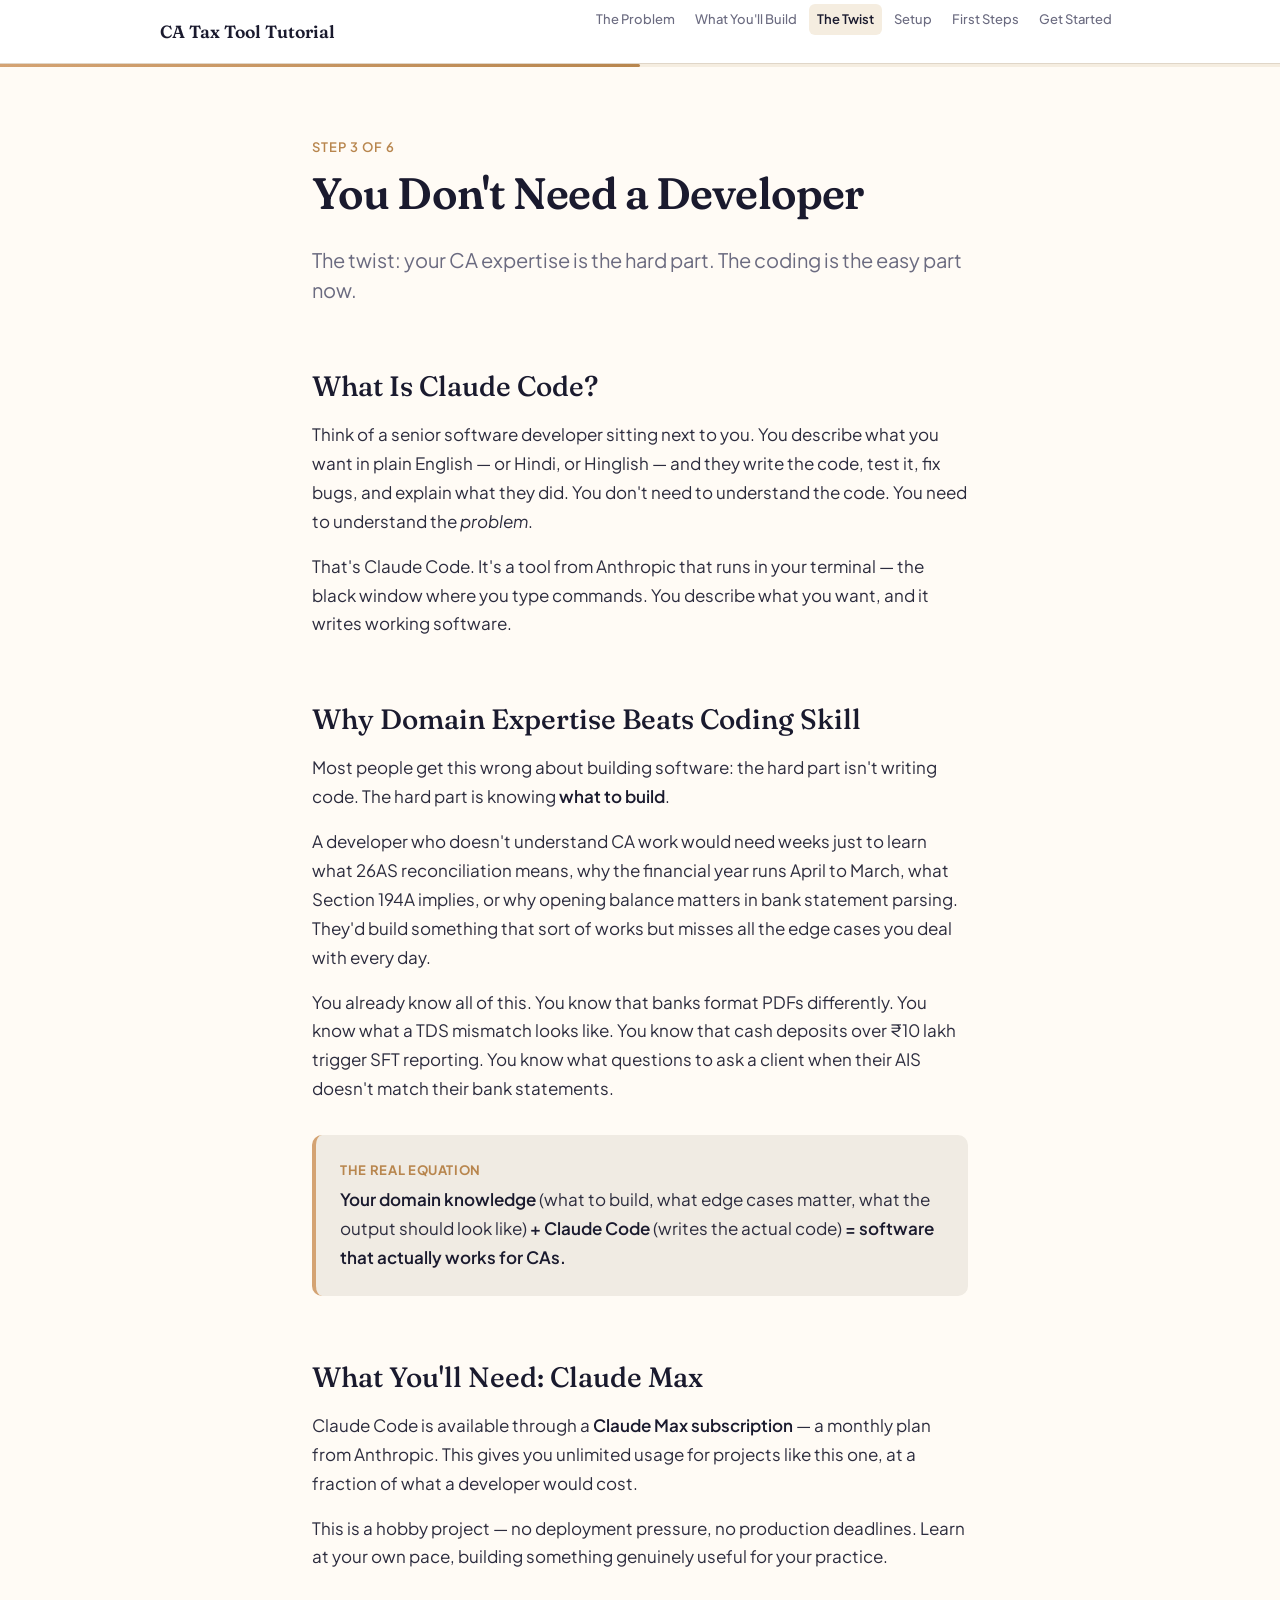
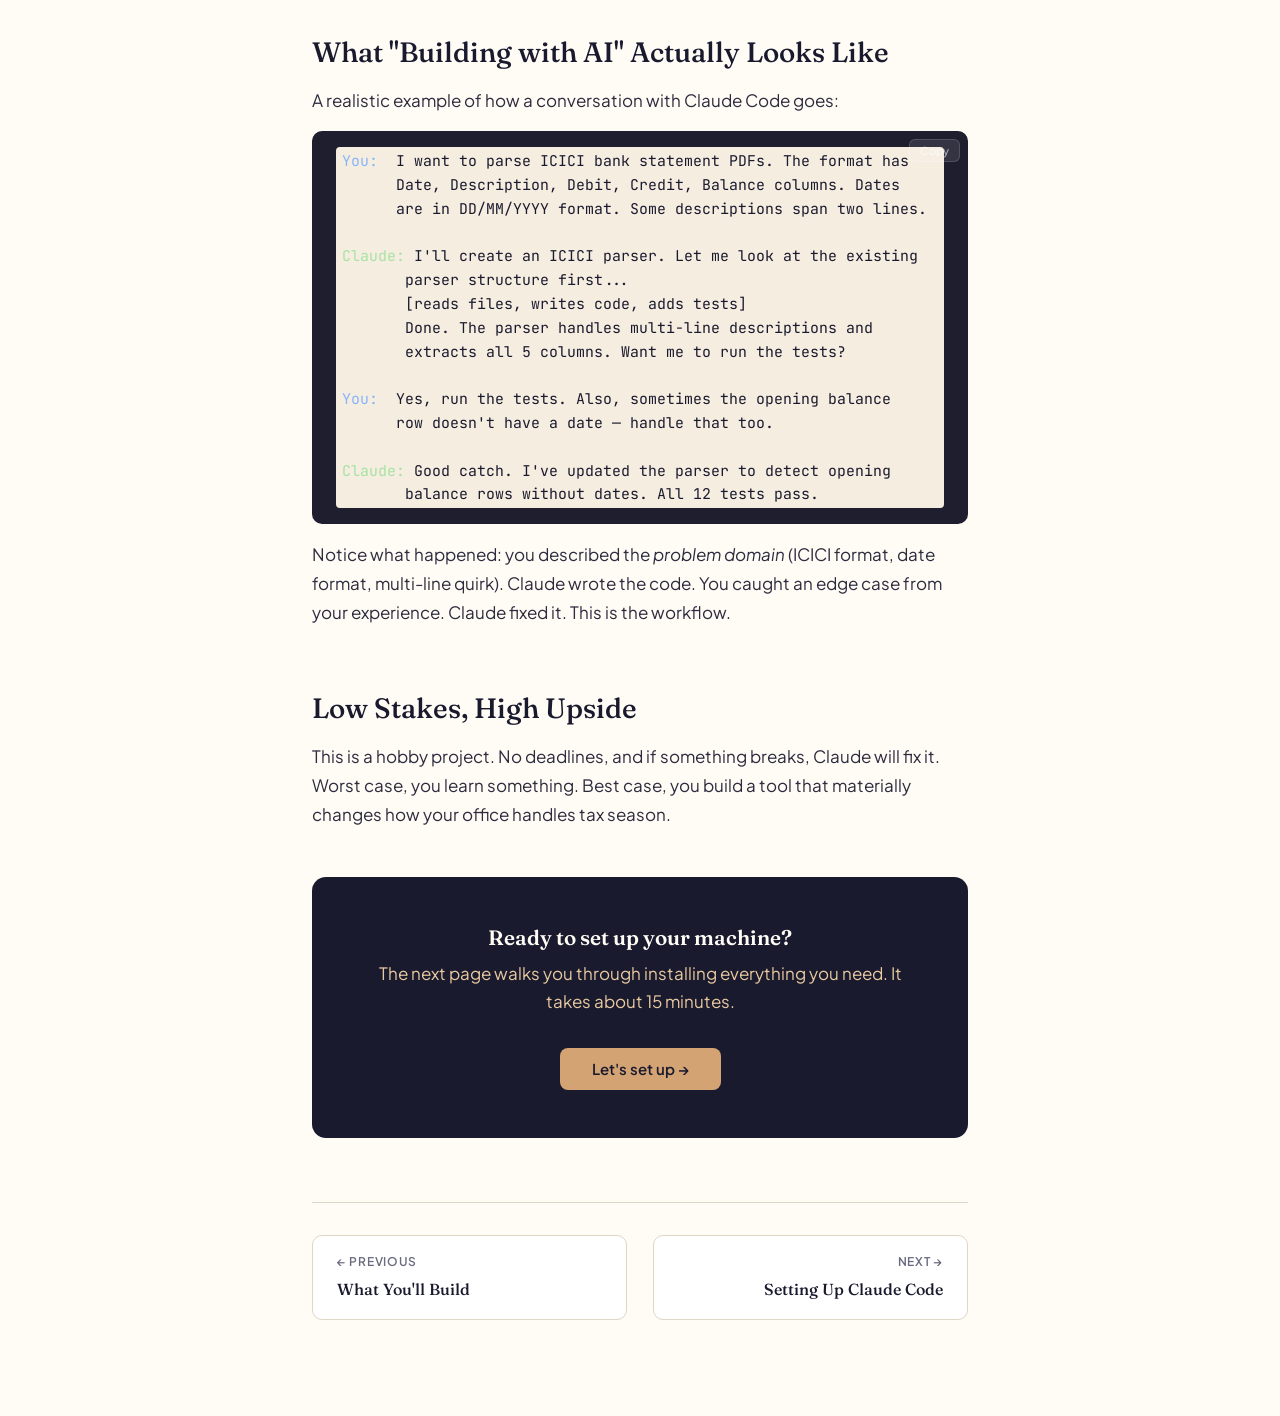
<file: tutorial/you-dont-need-a-developer.html>
<!DOCTYPE html>
<html lang="en">
<head>
  <meta charset="UTF-8">
  <meta name="viewport" content="width=device-width, initial-scale=1.0">
  <title>You Don't Need a Developer — Build Your Own Tax Tool</title>
  <link rel="preconnect" href="https://fonts.googleapis.com">
  <link rel="preconnect" href="https://fonts.gstatic.com" crossorigin>
  <link href="https://fonts.googleapis.com/css2?family=Fraunces:ital,opsz,wght@0,9..144,300..900;1,9..144,300..900&family=Plus+Jakarta+Sans:wght@400;500;600;700&family=JetBrains+Mono:wght@400;500&display=swap" rel="stylesheet">
  <link rel="stylesheet" href="css/style.css">
</head>
<body>

  <nav class="site-nav">
    <div class="nav-inner">
      <a href="index.html" class="nav-brand">CA Tax Tool Tutorial</a>
      <ul class="nav-links">
        <li><a href="index.html">The Problem</a></li>
        <li><a href="what-this-unlocks.html">What You'll Build</a></li>
        <li><a href="you-dont-need-a-developer.html">The Twist</a></li>
        <li><a href="setup.html">Setup</a></li>
        <li><a href="first-steps.html">First Steps</a></li>
        <li><a href="get-started.html">Get Started</a></li>
      </ul>
    </div>
  </nav>
  <div class="progress-bar"><div class="progress-bar-fill" style="width: 50%"></div></div>

  <main class="page-content">

    <span class="page-label">Step 3 of 6</span>
    <h1>You Don't Need a Developer</h1>
    <p class="page-subtitle">The twist: your CA expertise is the hard part. The coding is the easy part now.</p>

    <h2>What Is Claude Code?</h2>

    <p>Think of a senior software developer sitting next to you. You describe what you want in plain English — or Hindi, or Hinglish — and they write the code, test it, fix bugs, and explain what they did. You don't need to understand the code. You need to understand the <em>problem</em>.</p>

    <p>That's Claude Code. It's a tool from Anthropic that runs in your terminal — the black window where you type commands. You describe what you want, and it writes working software.</p>

    <h2>Why Domain Expertise Beats Coding Skill</h2>

    <p>Most people get this wrong about building software: the hard part isn't writing code. The hard part is knowing <strong>what to build</strong>.</p>

    <p>A developer who doesn't understand CA work would need weeks just to learn what 26AS reconciliation means, why the financial year runs April to March, what Section 194A implies, or why opening balance matters in bank statement parsing. They'd build something that sort of works but misses all the edge cases you deal with every day.</p>

    <p>You already know all of this. You know that banks format PDFs differently. You know what a TDS mismatch looks like. You know that cash deposits over &#8377;10 lakh trigger SFT reporting. You know what questions to ask a client when their AIS doesn't match their bank statements.</p>

    <div class="callout callout-insight">
      <div class="callout-label">The real equation</div>
      <p><strong>Your domain knowledge</strong> (what to build, what edge cases matter, what the output should look like) <strong>+ Claude Code</strong> (writes the actual code) <strong>= software that actually works for CAs.</strong></p>
    </div>

    <h2>What You'll Need: Claude Max</h2>

    <p>Claude Code is available through a <strong>Claude Max subscription</strong> — a monthly plan from Anthropic. This gives you unlimited usage for projects like this one, at a fraction of what a developer would cost.</p>

    <p>This is a hobby project — no deployment pressure, no production deadlines. Learn at your own pace, building something genuinely useful for your practice.</p>

    <h2>What "Building with AI" Actually Looks Like</h2>

    <p>A realistic example of how a conversation with Claude Code goes:</p>

    <div class="code-block"><code><span style="color:#89b4fa">You:</span>  I want to parse ICICI bank statement PDFs. The format has
      Date, Description, Debit, Credit, Balance columns. Dates
      are in DD/MM/YYYY format. Some descriptions span two lines.

<span style="color:#a6e3a1">Claude:</span> I'll create an ICICI parser. Let me look at the existing
       parser structure first...
       [reads files, writes code, adds tests]
       Done. The parser handles multi-line descriptions and
       extracts all 5 columns. Want me to run the tests?

<span style="color:#89b4fa">You:</span>  Yes, run the tests. Also, sometimes the opening balance
      row doesn't have a date — handle that too.

<span style="color:#a6e3a1">Claude:</span> Good catch. I've updated the parser to detect opening
       balance rows without dates. All 12 tests pass.</code></div>

    <p>Notice what happened: you described the <em>problem domain</em> (ICICI format, date format, multi-line quirk). Claude wrote the code. You caught an edge case from your experience. Claude fixed it. This is the workflow.</p>

    <h2>Low Stakes, High Upside</h2>

    <p>This is a hobby project. No deadlines, and if something breaks, Claude will fix it. Worst case, you learn something. Best case, you build a tool that materially changes how your office handles tax season.</p>

    <div class="cta-box">
      <h3>Ready to set up your machine?</h3>
      <p>The next page walks you through installing everything you need. It takes about 15 minutes.</p>
      <a href="setup.html" class="cta-link">Let's set up &rarr;</a>
    </div>

    <!-- Page Navigation -->
    <nav class="page-nav">
      <a href="what-this-unlocks.html">
        <span class="nav-direction">&larr; Previous</span>
        <span class="nav-title">What You'll Build</span>
      </a>
      <a href="setup.html" class="next">
        <span class="nav-direction">Next &rarr;</span>
        <span class="nav-title">Setting Up Claude Code</span>
      </a>
    </nav>

  </main>

  <script src="js/main.js"></script>
</body>
</html>
</file>
<file: tutorial/css/style.css>
/* ==========================================================================
   Design System — Claude Code Tutorial for CAs
   Editorial / warm professional. Cream + navy + amber.
   ========================================================================== */

/* --- Custom Properties --- */
:root {
  /* Colors */
  --color-cream:       #FFFBF5;
  --color-cream-dark:  #F5EDE0;
  --color-navy:        #1a1a2e;
  --color-navy-light:  #2d2d4a;
  --color-amber:       #d4a373;
  --color-amber-light: #e8c9a0;
  --color-amber-dark:  #b8864e;
  --color-text:        #2c2c3e;
  --color-text-muted:  #6b6b80;
  --color-border:      #e0d6c8;
  --color-code-bg:     #1e1e2e;
  --color-code-text:   #cdd6f4;
  --color-success:     #4a7c59;
  --color-warning:     #c4802b;
  --color-white:       #ffffff;

  /* Typography */
  --font-display: 'Fraunces', Georgia, serif;
  --font-body:    'Plus Jakarta Sans', system-ui, -apple-system, sans-serif;
  --font-mono:    'JetBrains Mono', 'Fira Code', 'Consolas', monospace;

  /* Spacing */
  --space-xs:  0.25rem;
  --space-sm:  0.5rem;
  --space-md:  1rem;
  --space-lg:  1.5rem;
  --space-xl:  2rem;
  --space-2xl: 3rem;
  --space-3xl: 4rem;
  --space-4xl: 6rem;

  /* Layout */
  --max-width:     720px;
  --max-width-wide: 960px;
  --nav-height:    64px;

  /* Transitions */
  --transition-fast: 150ms ease;
  --transition-base: 250ms ease;
}

/* --- Reset & Base --- */
*,
*::before,
*::after {
  box-sizing: border-box;
  margin: 0;
  padding: 0;
}

html {
  font-size: 16px;
  scroll-behavior: smooth;
  -webkit-font-smoothing: antialiased;
  -moz-osx-font-smoothing: grayscale;
}

body {
  font-family: var(--font-body);
  font-size: 1.0625rem;
  line-height: 1.7;
  color: var(--color-text);
  background-color: var(--color-cream);
  min-height: 100vh;
}

img {
  max-width: 100%;
  display: block;
}

a {
  color: var(--color-amber-dark);
  text-decoration: underline;
  text-decoration-thickness: 1px;
  text-underline-offset: 2px;
  transition: color var(--transition-fast);
}

a:hover {
  color: var(--color-navy);
}

/* --- Typography --- */
h1, h2, h3, h4 {
  font-family: var(--font-display);
  color: var(--color-navy);
  line-height: 1.25;
  font-optical-sizing: auto;
}

h1 {
  font-size: 2.75rem;
  font-weight: 600;
  letter-spacing: -0.02em;
  margin-bottom: var(--space-lg);
  font-variation-settings: "SOFT" 50, "WONK" 1;
}

h2 {
  font-size: 1.75rem;
  font-weight: 500;
  margin-top: var(--space-3xl);
  margin-bottom: var(--space-md);
  font-variation-settings: "SOFT" 30, "WONK" 1;
}

h3 {
  font-size: 1.3rem;
  font-weight: 600;
  margin-top: var(--space-2xl);
  margin-bottom: var(--space-sm);
}

p {
  margin-bottom: var(--space-md);
}

strong {
  font-weight: 600;
  color: var(--color-navy);
}

/* --- Navigation --- */
.site-nav {
  position: sticky;
  top: 0;
  z-index: 100;
  background: var(--color-white);
  border-bottom: 1px solid var(--color-border);
  height: var(--nav-height);
  display: flex;
  align-items: center;
  padding: 0 var(--space-xl);
}

.nav-inner {
  max-width: var(--max-width-wide);
  margin: 0 auto;
  width: 100%;
  display: flex;
  align-items: center;
  justify-content: space-between;
  gap: var(--space-md);
}

.nav-brand {
  font-family: var(--font-display);
  font-size: 1.1rem;
  font-weight: 600;
  color: var(--color-navy);
  text-decoration: none;
  white-space: nowrap;
  font-variation-settings: "SOFT" 50, "WONK" 1;
}

.nav-brand:hover {
  color: var(--color-amber-dark);
}

.nav-links {
  display: flex;
  align-items: center;
  gap: var(--space-xs);
  list-style: none;
  overflow-x: auto;
  -webkit-overflow-scrolling: touch;
}

.nav-links a {
  display: block;
  padding: var(--space-xs) var(--space-sm);
  font-size: 0.8125rem;
  font-weight: 500;
  color: var(--color-text-muted);
  text-decoration: none;
  border-radius: 6px;
  white-space: nowrap;
  transition: all var(--transition-fast);
}

.nav-links a:hover {
  color: var(--color-navy);
  background: var(--color-cream);
}

.nav-links a.active {
  color: var(--color-navy);
  background: var(--color-cream-dark);
  font-weight: 600;
}

/* --- Progress Bar --- */
.progress-bar {
  height: 3px;
  background: var(--color-cream-dark);
}

.progress-bar-fill {
  height: 100%;
  background: linear-gradient(90deg, var(--color-amber), var(--color-amber-dark));
  transition: width var(--transition-base);
  border-radius: 0 2px 2px 0;
}

/* --- Main Content --- */
.page-content {
  max-width: var(--max-width);
  margin: 0 auto;
  padding: var(--space-3xl) var(--space-xl) var(--space-4xl);
}

.page-label {
  display: inline-block;
  font-family: var(--font-body);
  font-size: 0.8125rem;
  font-weight: 600;
  text-transform: uppercase;
  letter-spacing: 0.08em;
  color: var(--color-amber-dark);
  margin-bottom: var(--space-sm);
}

.page-subtitle {
  font-size: 1.25rem;
  color: var(--color-text-muted);
  margin-bottom: var(--space-2xl);
  line-height: 1.5;
}

.lead {
  font-size: 1.15rem;
  line-height: 1.8;
  color: var(--color-text);
}

/* --- Stat Cards --- */
.stat-grid {
  display: grid;
  grid-template-columns: repeat(auto-fit, minmax(200px, 1fr));
  gap: var(--space-md);
  margin: var(--space-2xl) 0;
}

.stat-card {
  background: var(--color-white);
  border: 1px solid var(--color-border);
  border-radius: 12px;
  padding: var(--space-lg);
  text-align: center;
}

.stat-card .stat-number {
  font-family: var(--font-display);
  font-size: 2rem;
  font-weight: 700;
  color: var(--color-amber-dark);
  display: block;
  line-height: 1.2;
  font-variation-settings: "SOFT" 50;
}

.stat-card .stat-label {
  font-size: 0.875rem;
  color: var(--color-text-muted);
  margin-top: var(--space-xs);
}

/* --- Feature / Phase Cards --- */
.phase-list {
  margin: var(--space-2xl) 0;
  display: flex;
  flex-direction: column;
  gap: var(--space-lg);
}

.phase-card {
  background: var(--color-white);
  border: 1px solid var(--color-border);
  border-radius: 12px;
  padding: var(--space-xl);
  position: relative;
  border-left: 4px solid var(--color-amber);
}

.phase-card .phase-number {
  font-family: var(--font-display);
  font-size: 0.875rem;
  font-weight: 600;
  color: var(--color-amber-dark);
  text-transform: uppercase;
  letter-spacing: 0.05em;
  margin-bottom: var(--space-xs);
}

.phase-card h3 {
  margin-top: 0;
  font-size: 1.15rem;
}

.phase-card p {
  font-size: 0.9375rem;
  color: var(--color-text-muted);
  margin-bottom: 0;
}

.phase-card .phase-value {
  display: inline-block;
  margin-top: var(--space-sm);
  font-size: 0.8125rem;
  font-weight: 600;
  color: var(--color-success);
  background: #eef5f0;
  padding: var(--space-xs) var(--space-sm);
  border-radius: 6px;
}

/* --- Steps (Setup / Instructions) --- */
.step-list {
  counter-reset: step-counter;
  margin: var(--space-2xl) 0;
  display: flex;
  flex-direction: column;
  gap: var(--space-xl);
}

.step {
  counter-increment: step-counter;
  position: relative;
  padding-left: 3.5rem;
}

.step::before {
  content: counter(step-counter);
  position: absolute;
  left: 0;
  top: 0;
  width: 2.25rem;
  height: 2.25rem;
  background: var(--color-navy);
  color: var(--color-white);
  border-radius: 50%;
  display: flex;
  align-items: center;
  justify-content: center;
  font-family: var(--font-display);
  font-size: 0.9375rem;
  font-weight: 700;
}

.step h3 {
  margin-top: 0;
  font-size: 1.1rem;
}

.step p {
  font-size: 0.9375rem;
}

.step .step-note {
  background: var(--color-cream-dark);
  border-radius: 8px;
  padding: var(--space-sm) var(--space-md);
  font-size: 0.875rem;
  color: var(--color-text-muted);
  margin-top: var(--space-sm);
}

.step .step-note strong {
  color: var(--color-text);
}

/* --- Code Blocks --- */
.code-block {
  position: relative;
  background: var(--color-code-bg);
  border-radius: 10px;
  padding: var(--space-md) var(--space-lg);
  margin: var(--space-md) 0;
  overflow-x: auto;
}

.code-block code {
  font-family: var(--font-mono);
  font-size: 0.875rem;
  line-height: 1.6;
  color: var(--color-code-text);
  display: block;
  white-space: pre;
}

.code-block .copy-btn {
  position: absolute;
  top: var(--space-sm);
  right: var(--space-sm);
  background: rgba(255,255,255,0.1);
  border: 1px solid rgba(255,255,255,0.15);
  color: rgba(255,255,255,0.6);
  font-family: var(--font-body);
  font-size: 0.6875rem;
  font-weight: 500;
  padding: 4px 10px;
  border-radius: 6px;
  cursor: pointer;
  transition: all var(--transition-fast);
}

.code-block .copy-btn:hover {
  background: rgba(255,255,255,0.2);
  color: rgba(255,255,255,0.9);
}

.code-block .copy-btn.copied {
  background: var(--color-success);
  color: var(--color-white);
  border-color: var(--color-success);
}

/* Inline code */
code:not([class]) {
  font-family: var(--font-mono);
  font-size: 0.875em;
  background: var(--color-cream-dark);
  padding: 2px 6px;
  border-radius: 4px;
  color: var(--color-navy);
}

/* --- Callout Boxes --- */
.callout {
  border-radius: 10px;
  padding: var(--space-lg);
  margin: var(--space-xl) 0;
}

.callout-insight {
  background: #f0ebe3;
  border-left: 4px solid var(--color-amber);
}

.callout-tip {
  background: #eef5f0;
  border-left: 4px solid var(--color-success);
}

.callout-warning {
  background: #fef3e2;
  border-left: 4px solid var(--color-warning);
}

.callout p:last-child {
  margin-bottom: 0;
}

.callout-label {
  font-size: 0.8125rem;
  font-weight: 700;
  text-transform: uppercase;
  letter-spacing: 0.05em;
  margin-bottom: var(--space-xs);
}

.callout-insight .callout-label { color: var(--color-amber-dark); }
.callout-tip .callout-label     { color: var(--color-success); }
.callout-warning .callout-label { color: var(--color-warning); }

/* --- Page Navigation (Prev / Next) --- */
.page-nav {
  display: flex;
  justify-content: space-between;
  align-items: stretch;
  gap: var(--space-md);
  margin-top: var(--space-3xl);
  padding-top: var(--space-xl);
  border-top: 1px solid var(--color-border);
}

.page-nav a {
  display: flex;
  flex-direction: column;
  gap: var(--space-xs);
  padding: var(--space-md) var(--space-lg);
  background: var(--color-white);
  border: 1px solid var(--color-border);
  border-radius: 10px;
  text-decoration: none;
  transition: all var(--transition-fast);
  min-width: 0;
  flex: 0 1 48%;
}

.page-nav a:hover {
  border-color: var(--color-amber);
  box-shadow: 0 2px 8px rgba(0,0,0,0.06);
}

.page-nav .nav-direction {
  font-size: 0.75rem;
  font-weight: 600;
  text-transform: uppercase;
  letter-spacing: 0.06em;
  color: var(--color-text-muted);
}

.page-nav .nav-title {
  font-family: var(--font-display);
  font-size: 1rem;
  font-weight: 500;
  color: var(--color-navy);
}

.page-nav .next {
  text-align: right;
  margin-left: auto;
}

/* --- Lists --- */
ul, ol {
  margin-bottom: var(--space-md);
  padding-left: var(--space-xl);
}

li {
  margin-bottom: var(--space-sm);
}

li::marker {
  color: var(--color-amber-dark);
}

/* --- Horizontal Rule --- */
hr {
  border: none;
  border-top: 1px solid var(--color-border);
  margin: var(--space-2xl) 0;
}

/* --- CTA / Highlight Box --- */
.cta-box {
  background: var(--color-navy);
  color: var(--color-cream);
  border-radius: 14px;
  padding: var(--space-2xl);
  margin: var(--space-2xl) 0;
  text-align: center;
}

.cta-box h2,
.cta-box h3 {
  color: var(--color-cream);
  margin-top: 0;
}

.cta-box p {
  color: var(--color-amber-light);
  font-size: 1.0625rem;
}

.cta-box .cta-link {
  display: inline-block;
  margin-top: var(--space-md);
  padding: var(--space-sm) var(--space-xl);
  background: var(--color-amber);
  color: var(--color-navy);
  font-weight: 600;
  font-size: 0.9375rem;
  border-radius: 8px;
  text-decoration: none;
  transition: all var(--transition-fast);
}

.cta-box .cta-link:hover {
  background: var(--color-amber-light);
}

/* --- Tips list --- */
.tips-list {
  list-style: none;
  padding-left: 0;
  margin: var(--space-xl) 0;
}

.tips-list li {
  padding: var(--space-md) var(--space-lg);
  background: var(--color-white);
  border: 1px solid var(--color-border);
  border-radius: 10px;
  margin-bottom: var(--space-sm);
  font-size: 0.9375rem;
}

.tips-list li strong {
  display: block;
  margin-bottom: var(--space-xs);
}

/* --- Responsive --- */
@media (max-width: 768px) {
  :root {
    --nav-height: auto;
  }

  .site-nav {
    height: auto;
    padding: var(--space-sm) var(--space-md);
  }

  .nav-inner {
    flex-direction: column;
    gap: var(--space-sm);
  }

  .nav-links {
    width: 100%;
    justify-content: flex-start;
    gap: 2px;
    padding-bottom: var(--space-xs);
  }

  .nav-links a {
    font-size: 0.75rem;
    padding: var(--space-xs) 6px;
  }

  h1 {
    font-size: 2rem;
  }

  h2 {
    font-size: 1.4rem;
  }

  .page-content {
    padding: var(--space-2xl) var(--space-md) var(--space-3xl);
  }

  .stat-grid {
    grid-template-columns: 1fr 1fr;
  }

  .step {
    padding-left: 2.75rem;
  }

  .page-nav {
    flex-direction: column;
  }

  .page-nav a {
    flex: 1 1 100%;
  }

  .page-nav .next {
    text-align: left;
  }
}

@media (max-width: 480px) {
  .stat-grid {
    grid-template-columns: 1fr;
  }
}
</file>
